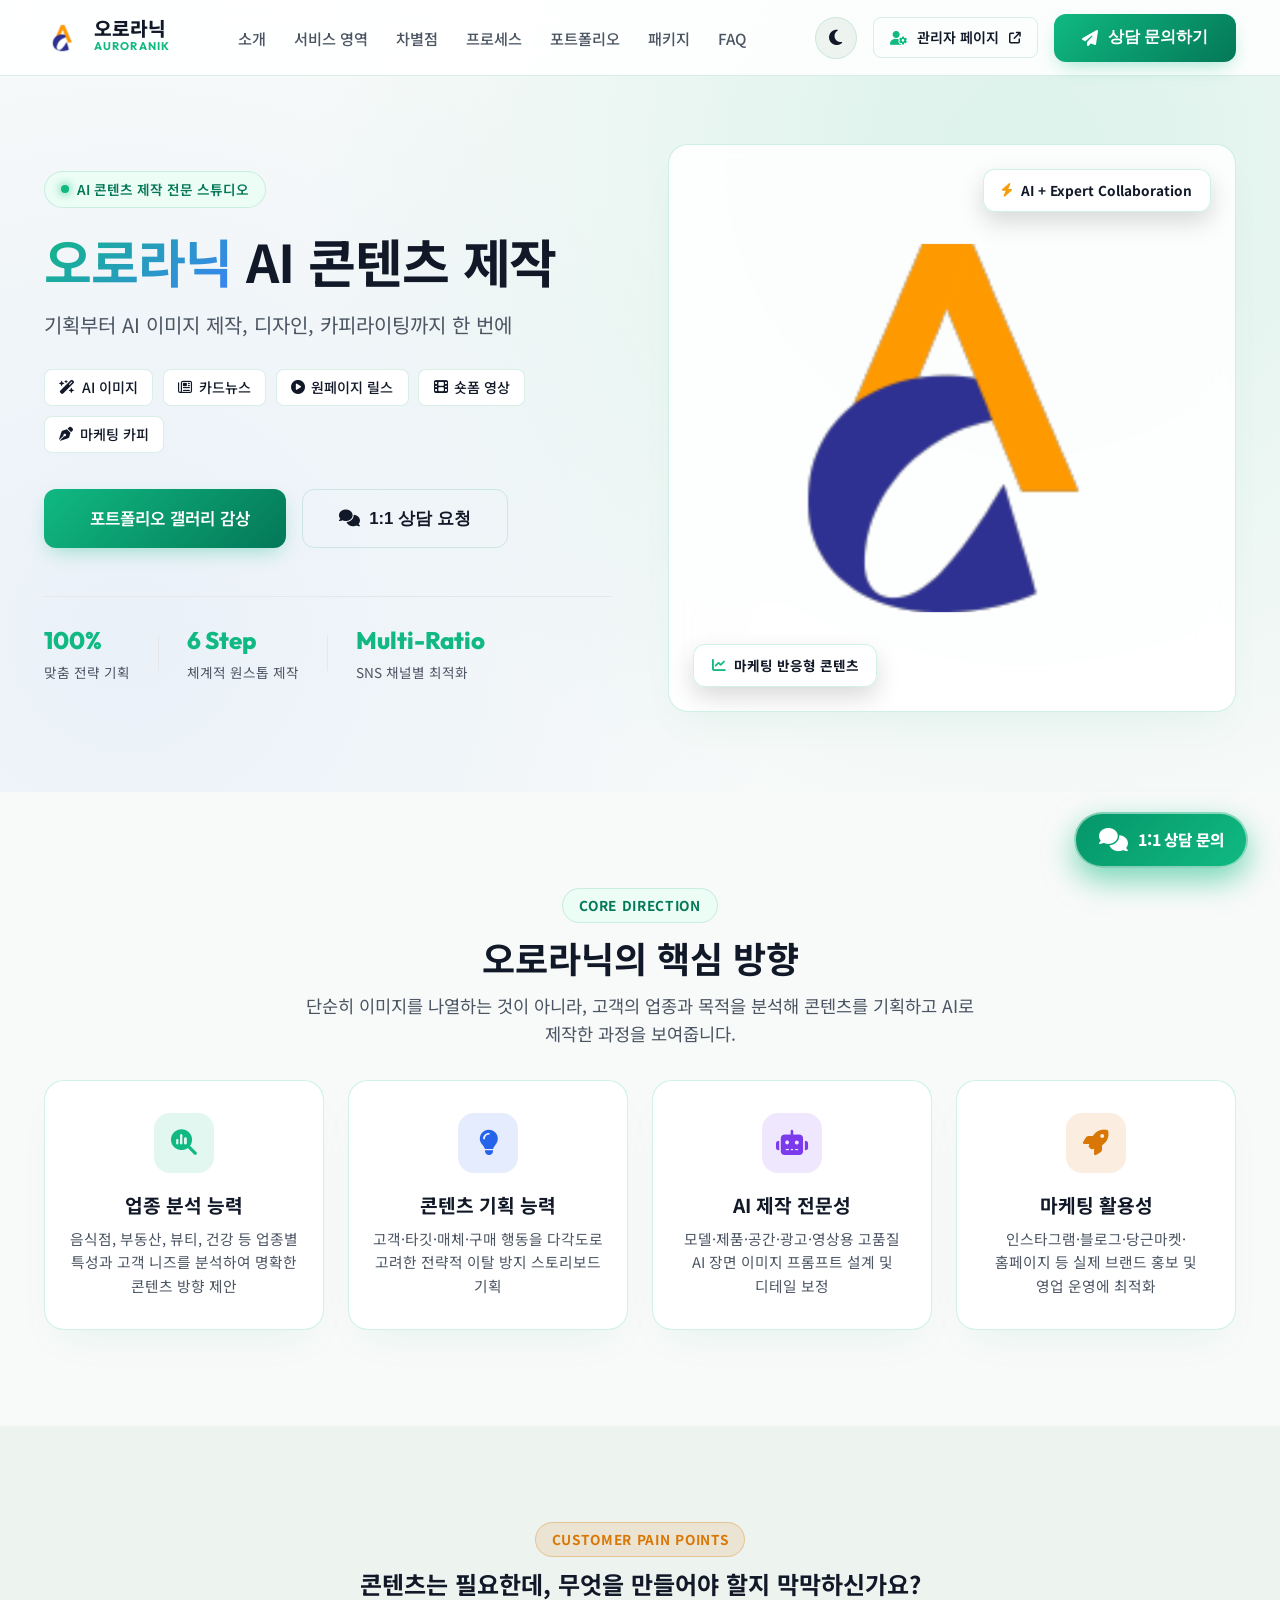
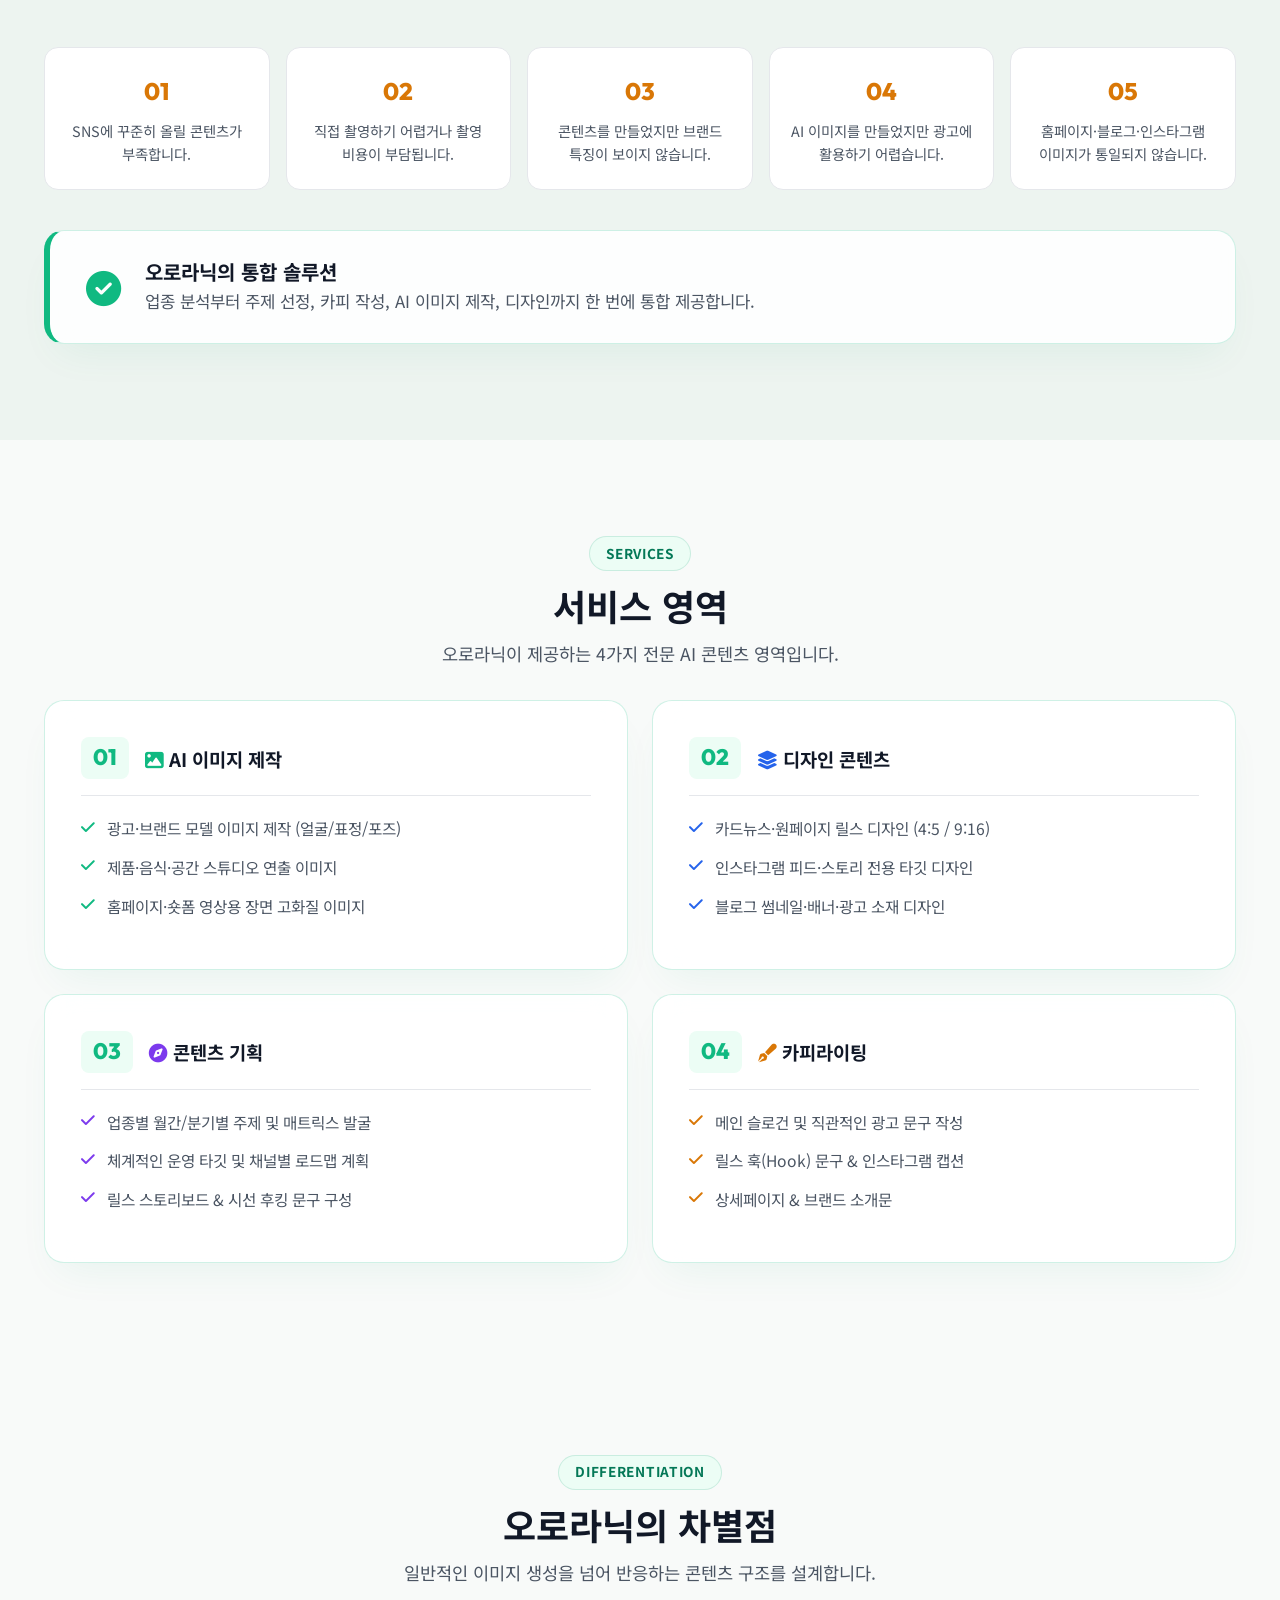
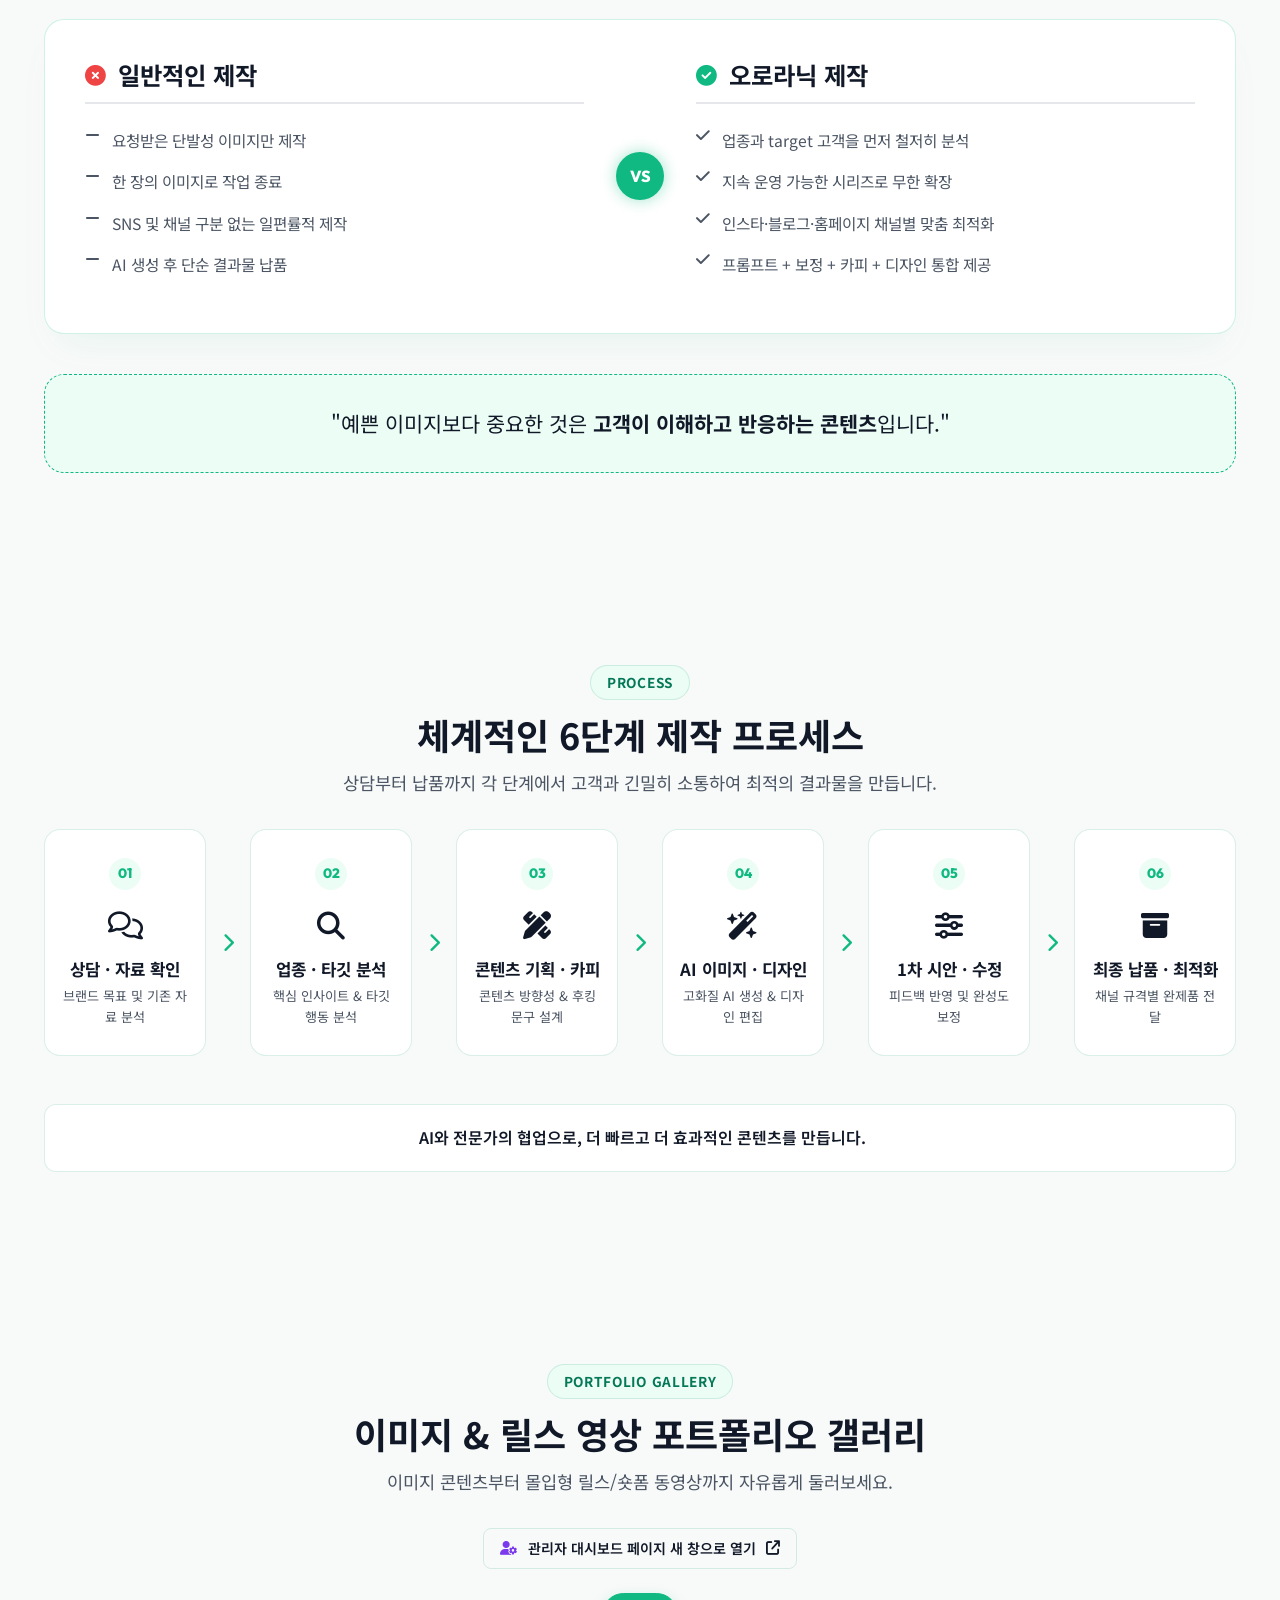
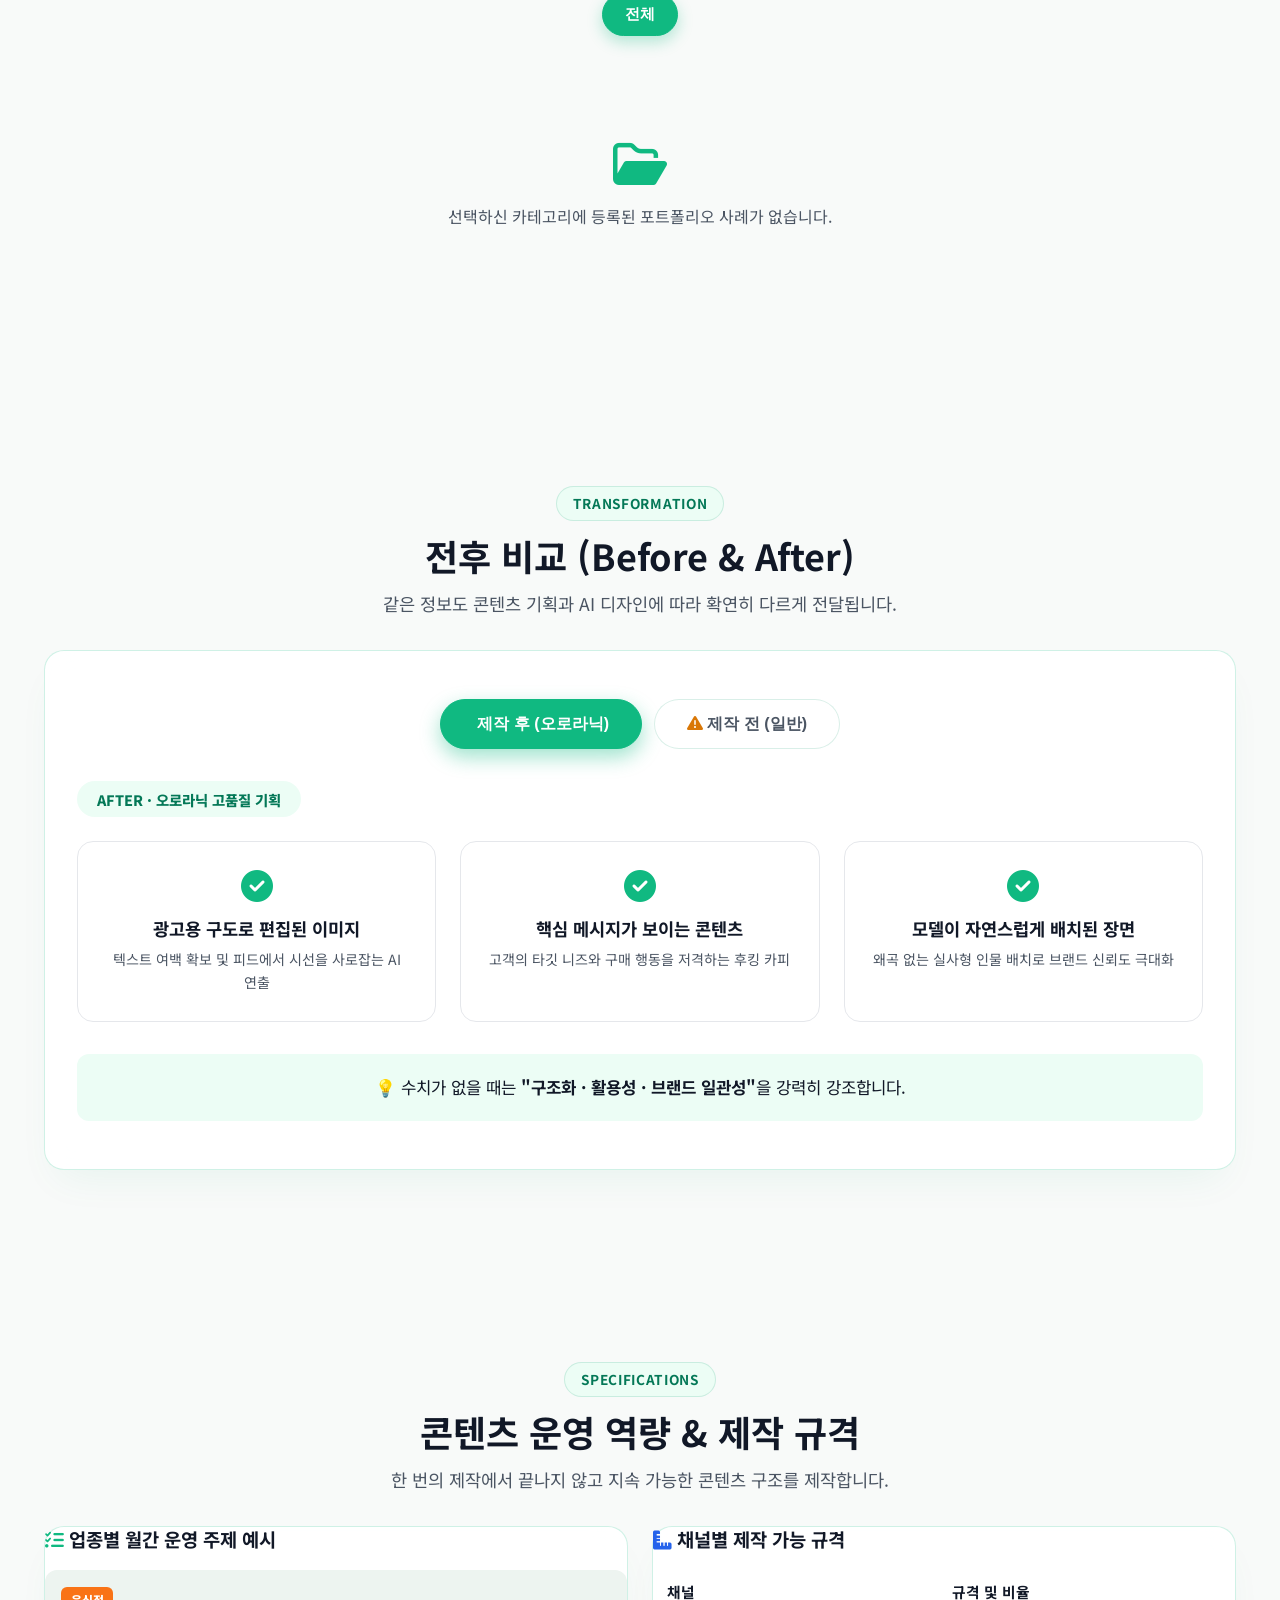
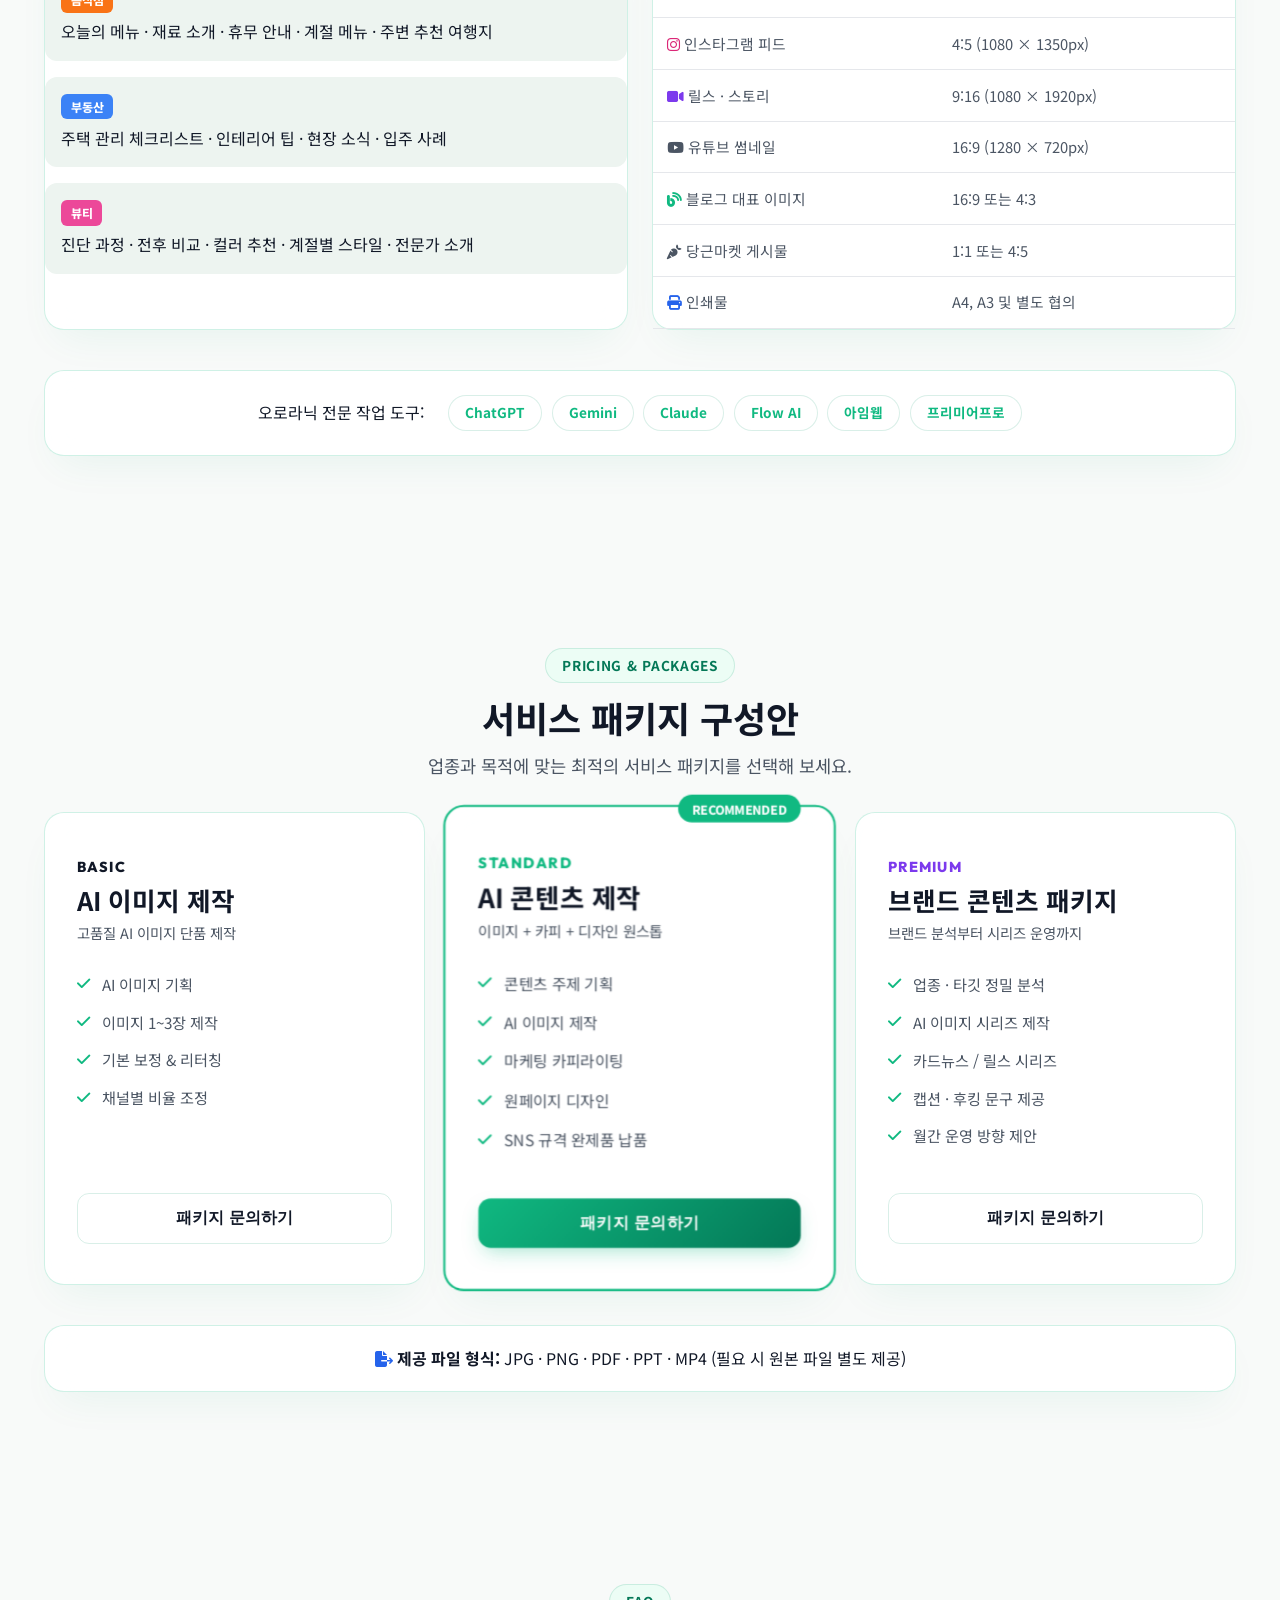
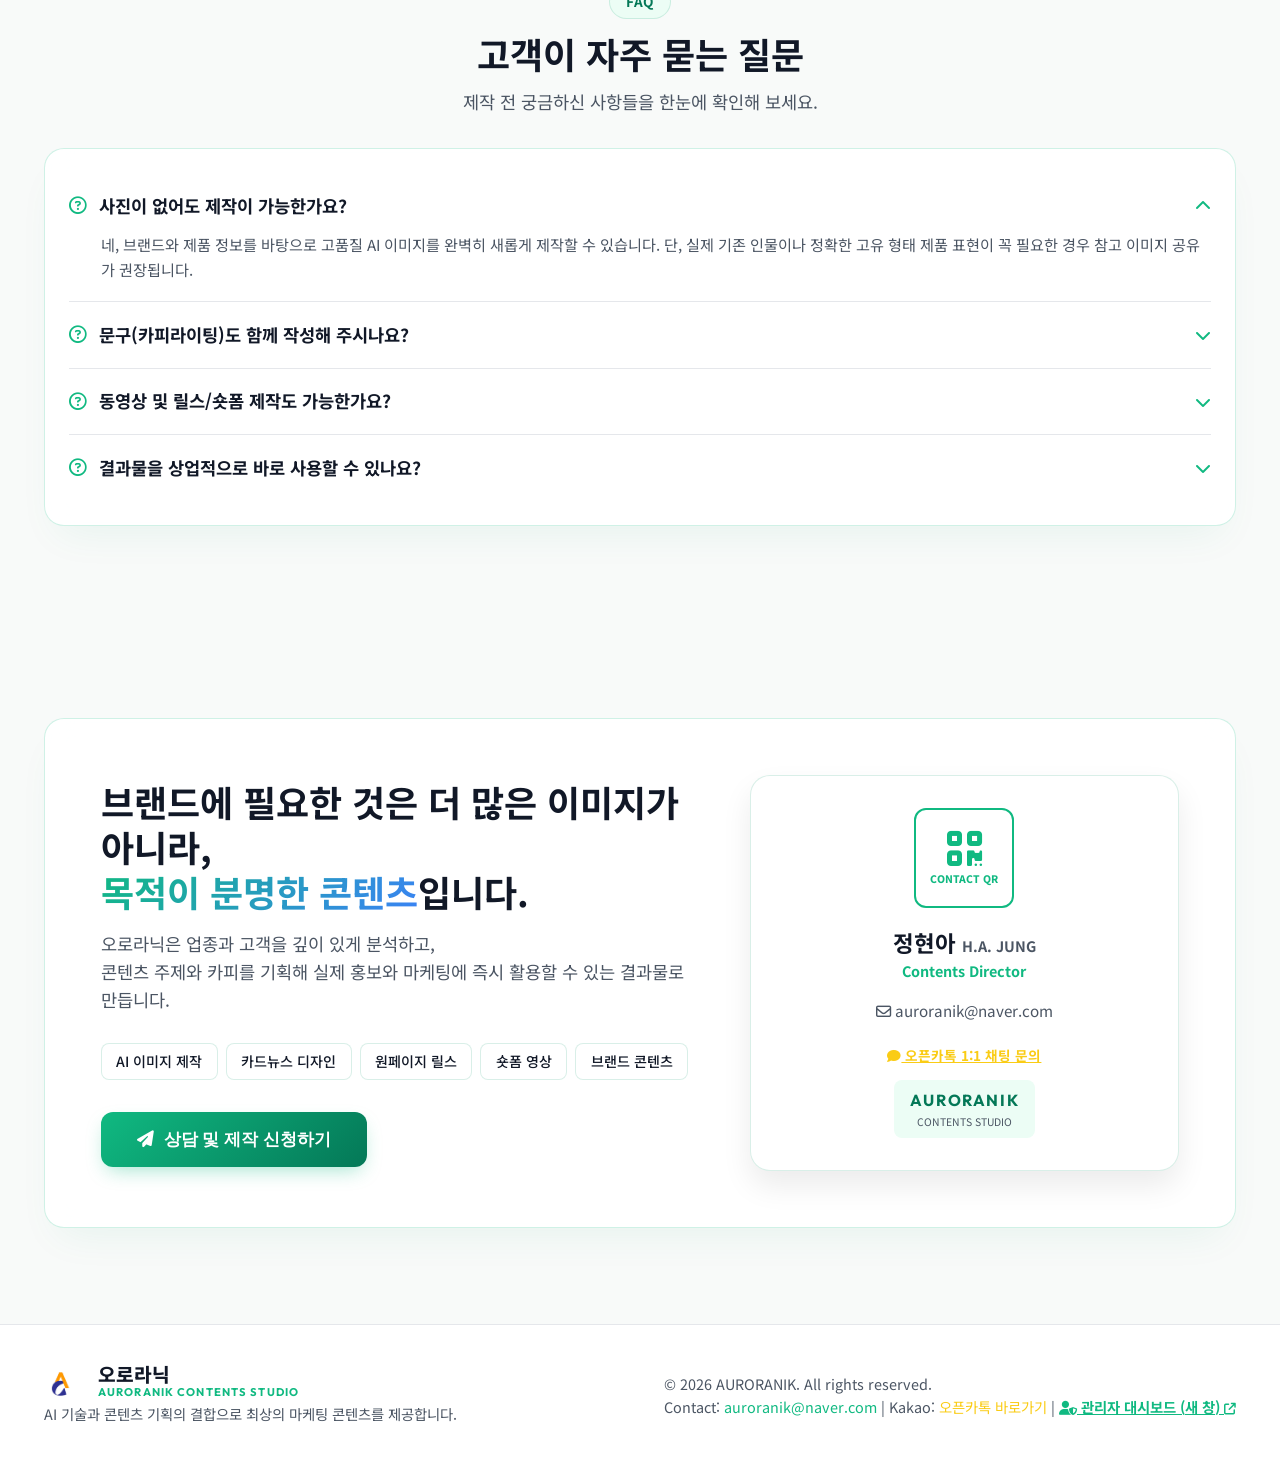
<file: index.html>
<!DOCTYPE html>
<html lang="ko">
<head>
  <meta charset="UTF-8">
  <meta name="viewport" content="width=device-width, initial-scale=1.0">
  <title>오로라닉 (AURORANIK) - AI 콘텐츠 제작 스튜디오</title>
  <meta name="description" content="기획부터 AI 이미지 제작, 디자인, 카피라이팅까지 한 번에! 오로라닉 AI 콘텐츠 제작 스튜디오">
  
  <!-- FAVICON (AURORANIK LOGO) -->
  <link rel="icon" type="image/png" href="https://sorok1234.cafe24.com/auroranik-landing/assets/images/logo.png">
  <link rel="shortcut icon" href="https://sorok1234.cafe24.com/auroranik-landing/assets/images/logo.png">
  <link rel="apple-touch-icon" href="https://sorok1234.cafe24.com/auroranik-landing/assets/images/logo.png">

  <!-- OPEN GRAPH & LINK SHARE META TAGS (MAIN_01.PNG) -->
  <meta property="og:title" content="오로라닉 (AURORANIK) - AI 콘텐츠 제작 스튜디오">
  <meta property="og:description" content="업종 분석, AI 이미지 제작, 카드뉴스, 원페이지 릴스, 브랜드 콘텐츠 맞춤 기획">
  <meta property="og:type" content="website">
  <meta property="og:image" content="https://sorok1234.cafe24.com/auroranik-landing/assets/images/main_01.png">
  <meta property="og:image:width" content="1200">
  <meta property="og:image:height" content="630">
  
  <!-- TWITTER CARD META TAGS -->
  <meta name="twitter:card" content="summary_large_image">
  <meta name="twitter:title" content="오로라닉 (AURORANIK) - AI 콘텐츠 제작 스튜디오">
  <meta name="twitter:description" content="기획부터 AI 이미지 제작, 디자인, 카피라이팅까지 한 번에! 오로라닉">
  <meta name="twitter:image" content="https://sorok1234.cafe24.com/auroranik-landing/assets/images/main_01.png">

  <!-- Google Fonts -->
  <link rel="preconnect" href="https://fonts.googleapis.com">
  <link rel="preconnect" href="https://fonts.gstatic.com" crossorigin>
  <link href="https://fonts.googleapis.com/css2?family=Noto+Sans+KR:wght@300;400;500;600;700;800;900&family=Outfit:wght@400;600;700;800&display=swap" rel="stylesheet">
  
  <!-- FontAwesome Icons -->
  <link rel="stylesheet" href="https://cdnjs.cloudflare.com/ajax/libs/font-awesome/6.4.0/css/all.min.css">
  
  <link rel="stylesheet" href="style.css">
</head>
<body class="light-theme">

  <!-- ALWAYS VISIBLE FLOATING CONTACT WIDGET (RIGHT BOTTOM) -->
  <div class="floating-contact-widget open-contact-modal" id="floatingContactWidget" title="오로라닉 AI 콘텐츠 1:1 상담 문의">
    <div class="floating-icon-circle">
      <i class="fa-solid fa-comments"></i>
    </div>
    <span class="floating-text">1:1 상담 문의</span>
  </div>

  <!-- Navigation Header -->
  <header class="navbar">
    <div class="nav-container">
      <a href="#" class="logo">
        <div class="logo-img-wrapper">
          <img src="https://sorok1234.cafe24.com/auroranik-landing/assets/images/logo.png" 
               onerror="this.src='assets/images/logo.png'" 
               alt="오로라닉 심볼 로고" 
               class="nav-logo-img">
        </div>
        <div class="logo-text">
          <span class="brand-ko">오로라닉</span>
          <span class="brand-en">AURORANIK</span>
        </div>
      </a>

      <nav class="nav-menu">
        <a href="#about" class="nav-link">소개</a>
        <a href="#services" class="nav-link">서비스 영역</a>
        <a href="#differentiation" class="nav-link">차별점</a>
        <a href="#process" class="nav-link">프로세스</a>
        <a href="#portfolio" class="nav-link">포트폴리오</a>
        <a href="#packages" class="nav-link">패키지</a>
        <a href="#faq" class="nav-link">FAQ</a>
      </nav>

      <div class="nav-actions">
        <button class="theme-toggle-btn" id="themeToggle" aria-label="다크/라이트 모드 전환">
          <i class="fa-solid fa-moon"></i>
        </button>

        <a href="admin.html" target="_blank" rel="noopener noreferrer" class="btn btn-outline btn-sm" title="관리자 전용 대시보드 (새 창으로 열기)">
          <i class="fa-solid fa-user-gear text-emerald"></i> 관리자 페이지 <i class="fa-solid fa-arrow-up-right-from-square" style="font-size:0.75rem;"></i>
        </a>

        <button class="btn btn-primary open-contact-modal">
          <i class="fa-solid fa-paper-plane"></i> 상담 문의하기
        </button>
      </div>

      <button class="mobile-menu-btn" id="mobileMenuBtn" aria-label="메뉴 열기">
        <i class="fa-solid fa-bars"></i>
      </button>
    </div>
  </header>

  <main>
    <!-- HERO SECTION -->
    <section class="hero-section">
      <div class="hero-container">
        <div class="hero-content">
          <div class="badge-pill">
            <span class="badge-dot"></span> AI 콘텐츠 제작 전문 스튜디오
          </div>
          <h1 class="hero-title">
            <span class="gradient-text">오로라닉</span> AI 콘텐츠 제작
          </h1>
          <p class="hero-subtitle">
            기획부터 AI 이미지 제작, 디자인, 카피라이팅까지 한 번에
          </p>
          <div class="tag-cloud">
            <span class="tag"><i class="fa-solid fa-wand-magic-sparkles"></i> AI 이미지</span>
            <span class="tag"><i class="fa-regular fa-newspaper"></i> 카드뉴스</span>
            <span class="tag"><i class="fa-solid fa-circle-play"></i> 원페이지 릴스</span>
            <span class="tag"><i class="fa-solid fa-film"></i> 숏폼 영상</span>
            <span class="tag"><i class="fa-solid fa-pen-nib"></i> 마케팅 카피</span>
          </div>

          <div class="hero-buttons">
            <a href="#portfolio" class="btn btn-emerald btn-lg">
              <i class="fa-solid fa-grid-2"></i> 포트폴리오 갤러리 감상
            </a>
            <button class="btn btn-outline btn-lg open-contact-modal">
              <i class="fa-solid fa-comments"></i> 1:1 상담 요청
            </button>
          </div>

          <div class="hero-metrics">
            <div class="metric-item">
              <span class="metric-num">100%</span>
              <span class="metric-label">맞춤 전략 기획</span>
            </div>
            <div class="metric-divider"></div>
            <div class="metric-item">
              <span class="metric-num">6 Step</span>
              <span class="metric-label">체계적 원스톱 제작</span>
            </div>
            <div class="metric-divider"></div>
            <div class="metric-item">
              <span class="metric-num">Multi-Ratio</span>
              <span class="metric-label">SNS 채널별 최적화</span>
            </div>
          </div>
        </div>

        <div class="hero-visual">
          <div class="hero-image-card glass-card">
            <img src="https://sorok1234.cafe24.com/auroranik-landing/assets/images/hero_workspace.jpg" onerror="this.src='assets/images/hero_workspace.jpg'" alt="오로라닉 AI 콘텐츠 제작 스튜디오" class="hero-img">
            <div class="floating-badge badge-top-right">
              <i class="fa-solid fa-bolt text-gold"></i> AI + Expert Collaboration
            </div>
            <div class="floating-badge badge-bottom-left">
              <i class="fa-solid fa-chart-line text-emerald"></i> 마케팅 반응형 콘텐츠
            </div>
          </div>
        </div>
      </div>
    </section>

    <!-- CORE DIRECTION SECTION -->
    <section class="section section-core-direction" id="about">
      <div class="container">
        <div class="section-header text-center">
          <span class="section-badge">CORE DIRECTION</span>
          <h2 class="section-title">오로라닉의 핵심 방향</h2>
          <p class="section-desc">
            단순히 이미지를 나열하는 것이 아니라, 고객의 업종과 목적을 분석해 콘텐츠를 기획하고 AI로 제작한 과정을 보여줍니다.
          </p>
        </div>

        <div class="grid grid-4">
          <div class="card direction-card glass-card hover-lift">
            <div class="card-icon icon-emerald">
              <i class="fa-solid fa-magnifying-glass-chart"></i>
            </div>
            <h3>업종 분석 능력</h3>
            <p>음식점, 부동산, 뷰티, 건강 등 업종별 특성과 고객 니즈를 분석하여 명확한 콘텐츠 방향 제안</p>
          </div>

          <div class="card direction-card glass-card hover-lift">
            <div class="card-icon icon-blue">
              <i class="fa-solid fa-lightbulb"></i>
            </div>
            <h3>콘텐츠 기획 능력</h3>
            <p>고객·타깃·매체·구매 행동을 다각도로 고려한 전략적 이탈 방지 스토리보드 기획</p>
          </div>

          <div class="card direction-card glass-card hover-lift">
            <div class="card-icon icon-purple">
              <i class="fa-solid fa-robot"></i>
            </div>
            <h3>AI 제작 전문성</h3>
            <p>모델·제품·공간·광고·영상용 고품질 AI 장면 이미지 프롬프트 설계 및 디테일 보정</p>
          </div>

          <div class="card direction-card glass-card hover-lift">
            <div class="card-icon icon-amber">
              <i class="fa-solid fa-rocket"></i>
            </div>
            <h3>마케팅 활용성</h3>
            <p>인스타그램·블로그·당근마켓·홈페이지 등 실제 브랜드 홍보 및 영업 운영에 최적화</p>
          </div>
        </div>
      </div>
    </section>

    <!-- PAIN POINTS SECTION -->
    <section class="section section-pain-points">
      <div class="container">
        <div class="pain-header">
          <span class="section-badge badge-warning">CUSTOMER PAIN POINTS</span>
          <h2>콘텐츠는 필요한데, 무엇을 만들어야 할지 막막하신가요?</h2>
        </div>

        <div class="pain-grid">
          <div class="pain-card">
            <div class="pain-num">01</div>
            <p>SNS에 꾸준히 올릴 콘텐츠가 부족합니다.</p>
          </div>
          <div class="pain-card">
            <div class="pain-num">02</div>
            <p>직접 촬영하기 어렵거나 촬영 비용이 부담됩니다.</p>
          </div>
          <div class="pain-card">
            <div class="pain-num">03</div>
            <p>콘텐츠를 만들었지만 브랜드 특징이 보이지 않습니다.</p>
          </div>
          <div class="pain-card">
            <div class="pain-num">04</div>
            <p>AI 이미지를 만들었지만 광고에 활용하기 어렵습니다.</p>
          </div>
          <div class="pain-card">
            <div class="pain-num">05</div>
            <p>홈페이지·블로그·인스타그램 이미지가 통일되지 않습니다.</p>
          </div>
        </div>

        <div class="solution-banner glass-card">
          <div class="solution-icon">
            <i class="fa-solid fa-circle-check"></i>
          </div>
          <div class="solution-text">
            <h3>오로라닉의 통합 솔루션</h3>
            <p>업종 분석부터 주제 선정, 카피 작성, AI 이미지 제작, 디자인까지 한 번에 통합 제공합니다.</p>
          </div>
        </div>
      </div>
    </section>

    <!-- SERVICE SCOPE SECTION -->
    <section class="section section-services" id="services">
      <div class="container">
        <div class="section-header text-center">
          <span class="section-badge">SERVICES</span>
          <h2 class="section-title">서비스 영역</h2>
          <p class="section-desc">오로라닉이 제공하는 4가지 전문 AI 콘텐츠 영역입니다.</p>
        </div>

        <div class="grid grid-2">
          <div class="service-box glass-card">
            <div class="service-box-header">
              <span class="service-num">01</span>
              <h3><i class="fa-solid fa-image text-emerald"></i> AI 이미지 제작</h3>
            </div>
            <ul class="service-list">
              <li><i class="fa-solid fa-check text-emerald"></i> 광고·브랜드 모델 이미지 제작 (얼굴/표정/포즈)</li>
              <li><i class="fa-solid fa-check text-emerald"></i> 제품·음식·공간 스튜디오 연출 이미지</li>
              <li><i class="fa-solid fa-check text-emerald"></i> 홈페이지·숏폼 영상용 장면 고화질 이미지</li>
            </ul>
          </div>

          <div class="service-box glass-card">
            <div class="service-box-header">
              <span class="service-num">02</span>
              <h3><i class="fa-solid fa-layer-group text-blue"></i> 디자인 콘텐츠</h3>
            </div>
            <ul class="service-list">
              <li><i class="fa-solid fa-check text-blue"></i> 카드뉴스·원페이지 릴스 디자인 (4:5 / 9:16)</li>
              <li><i class="fa-solid fa-check text-blue"></i> 인스타그램 피드·스토리 전용 타깃 디자인</li>
              <li><i class="fa-solid fa-check text-blue"></i> 블로그 썸네일·배너·광고 소재 디자인</li>
            </ul>
          </div>

          <div class="service-box glass-card">
            <div class="service-box-header">
              <span class="service-num">03</span>
              <h3><i class="fa-solid fa-compass text-purple"></i> 콘텐츠 기획</h3>
            </div>
            <ul class="service-list">
              <li><i class="fa-solid fa-check text-purple"></i> 업종별 월간/분기별 주제 및 매트릭스 발굴</li>
              <li><i class="fa-solid fa-check text-purple"></i> 체계적인 운영 타깃 및 채널별 로드맵 계획</li>
              <li><i class="fa-solid fa-check text-purple"></i> 릴스 스토리보드 & 시선 후킹 문구 구성</li>
            </ul>
          </div>

          <div class="service-box glass-card">
            <div class="service-box-header">
              <span class="service-num">04</span>
              <h3><i class="fa-solid fa-pen-fancy text-amber"></i> 카피라이팅</h3>
            </div>
            <ul class="service-list">
              <li><i class="fa-solid fa-check text-amber"></i> 메인 슬로건 및 직관적인 광고 문구 작성</li>
              <li><i class="fa-solid fa-check text-amber"></i> 릴스 훅(Hook) 문구 & 인스타그램 캡션</li>
              <li><i class="fa-solid fa-check text-amber"></i> 상세페이지 & 브랜드 소개문</li>
            </ul>
          </div>
        </div>
      </div>
    </section>

    <!-- DIFFERENTIATION SECTION -->
    <section class="section section-diff" id="differentiation">
      <div class="container">
        <div class="section-header text-center">
          <span class="section-badge">DIFFERENTIATION</span>
          <h2 class="section-title">오로라닉의 차별점</h2>
          <p class="section-desc">일반적인 이미지 생성을 넘어 반응하는 콘텐츠 구조를 설계합니다.</p>
        </div>

        <div class="diff-comparison-table glass-card">
          <div class="diff-col diff-general">
            <div class="diff-col-header">
              <i class="fa-solid fa-circle-xmark text-danger"></i>
              <h3>일반적인 제작</h3>
            </div>
            <ul class="diff-list">
              <li><i class="fa-solid fa-minus"></i> 요청받은 단발성 이미지만 제작</li>
              <li><i class="fa-solid fa-minus"></i> 한 장의 이미지로 작업 종료</li>
              <li><i class="fa-solid fa-minus"></i> SNS 및 채널 구분 없는 일편률적 제작</li>
              <li><i class="fa-solid fa-minus"></i> AI 생성 후 단순 결과물 납품</li>
            </ul>
          </div>

          <div class="diff-vs-badge">VS</div>

          <div class="diff-col diff-auroranik">
            <div class="diff-col-header">
              <i class="fa-solid fa-circle-check text-emerald"></i>
              <h3>오로라닉 제작</h3>
            </div>
            <ul class="diff-list">
              <li><i class="fa-solid fa-check"></i> 업종과 target 고객을 먼저 철저히 분석</li>
              <li><i class="fa-solid fa-check"></i> 지속 운영 가능한 시리즈로 무한 확장</li>
              <li><i class="fa-solid fa-check"></i> 인스타·블로그·홈페이지 채널별 맞춤 최적화</li>
              <li><i class="fa-solid fa-check"></i> 프롬프트 + 보정 + 카피 + 디자인 통합 제공</li>
            </ul>
          </div>
        </div>

        <div class="quote-card text-center">
          <blockquote class="quote-text">
            "예쁜 이미지보다 중요한 것은 <strong>고객이 이해하고 반응하는 콘텐츠</strong>입니다."
          </blockquote>
        </div>
      </div>
    </section>

    <!-- 6-STEP PROCESS SECTION -->
    <section class="section section-process" id="process">
      <div class="container">
        <div class="section-header text-center">
          <span class="section-badge">PROCESS</span>
          <h2 class="section-title">체계적인 6단계 제작 프로세스</h2>
          <p class="section-desc">상담부터 납품까지 각 단계에서 고객과 긴밀히 소통하여 최적의 결과물을 만듭니다.</p>
        </div>

        <div class="process-steps">
          <div class="process-step">
            <div class="step-circle">01</div>
            <div class="step-icon"><i class="fa-regular fa-comments"></i></div>
            <h4>상담 · 자료 확인</h4>
            <p>브랜드 목표 및 기존 자료 분석</p>
          </div>
          <div class="process-arrow"><i class="fa-solid fa-chevron-right"></i></div>

          <div class="process-step">
            <div class="step-circle">02</div>
            <div class="step-icon"><i class="fa-solid fa-magnifying-glass"></i></div>
            <h4>업종 · 타깃 분석</h4>
            <p>핵심 인사이트 & 타깃 행동 분석</p>
          </div>
          <div class="process-arrow"><i class="fa-solid fa-chevron-right"></i></div>

          <div class="process-step">
            <div class="step-circle">03</div>
            <div class="step-icon"><i class="fa-solid fa-pen-ruler"></i></div>
            <h4>콘텐츠 기획 · 카피</h4>
            <p>콘텐츠 방향성 & 후킹 문구 설계</p>
          </div>
          <div class="process-arrow"><i class="fa-solid fa-chevron-right"></i></div>

          <div class="process-step">
            <div class="step-circle">04</div>
            <div class="step-icon"><i class="fa-solid fa-wand-magic-sparkles"></i></div>
            <h4>AI 이미지 · 디자인</h4>
            <p>고화질 AI 생성 & 디자인 편집</p>
          </div>
          <div class="process-arrow"><i class="fa-solid fa-chevron-right"></i></div>

          <div class="process-step">
            <div class="step-circle">05</div>
            <div class="step-icon"><i class="fa-solid fa-sliders"></i></div>
            <h4>1차 시안 · 수정</h4>
            <p>피드백 반영 및 완성도 보정</p>
          </div>
          <div class="process-arrow"><i class="fa-solid fa-chevron-right"></i></div>

          <div class="process-step">
            <div class="step-circle">06</div>
            <div class="step-icon"><i class="fa-solid fa-box-archive"></i></div>
            <h4>최종 납품 · 최적화</h4>
            <p>채널 규격별 완제품 전달</p>
          </div>
        </div>

        <div class="process-footer-banner">
          <span><i class="fa-solid fa-sparkles text-gold"></i> AI와 전문가의 협업으로, 더 빠르고 더 효과적인 콘텐츠를 만듭니다.</span>
        </div>
      </div>
    </section>

    <!-- PORTFOLIO GALLERY SECTION -->
    <section class="section section-portfolio" id="portfolio">
      <div class="container">
        <div class="section-header text-center">
          <span class="section-badge">PORTFOLIO GALLERY</span>
          <h2 class="section-title">이미지 & 릴스 영상 포트폴리오 갤러리</h2>
          <p class="section-desc">이미지 콘텐츠부터 몰입형 릴스/숏폼 동영상까지 자유롭게 둘러보세요.</p>
          
          <div class="portfolio-admin-bar">
            <a href="admin.html" target="_blank" rel="noopener noreferrer" class="btn btn-outline btn-sm">
              <i class="fa-solid fa-user-gear text-purple"></i> 관리자 대시보드 페이지 새 창으로 열기 <i class="fa-solid fa-arrow-up-right-from-square"></i>
            </a>
          </div>
        </div>

        <!-- CATEGORY FILTER MENU -->
        <div class="category-filter-bar" id="portfolioCategoryMenu">
          <!-- Rendered dynamically by main.js -->
        </div>

        <!-- PORTFOLIO GALLERY GRID -->
        <div class="portfolio-gallery-grid" id="portfolioGalleryGrid">
          <!-- Rendered dynamically by main.js -->
        </div>
      </div>
    </section>

    <!-- BEFORE & AFTER SECTION -->
    <section class="section section-before-after">
      <div class="container">
        <div class="section-header text-center">
          <span class="section-badge">TRANSFORMATION</span>
          <h2 class="section-title">전후 비교 (Before & After)</h2>
          <p class="section-desc">같은 정보도 콘텐츠 기획과 AI 디자인에 따라 확연히 다르게 전달됩니다.</p>
        </div>

        <div class="ba-container glass-card">
          <div class="ba-toggle-wrapper text-center">
            <button class="ba-toggle-btn active" id="showAfterBtn">
              <i class="fa-solid fa-sparkles text-emerald"></i> 제작 후 (오로라닉)
            </button>
            <button class="ba-toggle-btn" id="showBeforeBtn">
              <i class="fa-solid fa-triangle-exclamation text-amber"></i> 제작 전 (일반)
            </button>
          </div>

          <div class="ba-content-wrapper" id="baContent">
            <div class="ba-view ba-after-view">
              <div class="ba-badge badge-after">AFTER · 오로라닉 고품질 기획</div>
              <div class="grid grid-3">
                <div class="ba-item-card">
                  <i class="fa-solid fa-circle-check text-emerald"></i>
                  <h4>광고용 구도로 편집된 이미지</h4>
                  <p>텍스트 여백 확보 및 피드에서 시선을 사로잡는 AI 연출</p>
                </div>
                <div class="ba-item-card">
                  <i class="fa-solid fa-circle-check text-emerald"></i>
                  <h4>핵심 메시지가 보이는 콘텐츠</h4>
                  <p>고객의 타깃 니즈와 구매 행동을 저격하는 후킹 카피</p>
                </div>
                <div class="ba-item-card">
                  <i class="fa-solid fa-circle-check text-emerald"></i>
                  <h4>모델이 자연스럽게 배치된 장면</h4>
                  <p>왜곡 없는 실사형 인물 배치로 브랜드 신뢰도 극대화</p>
                </div>
              </div>
            </div>

            <div class="ba-view ba-before-view hidden">
              <div class="ba-badge badge-before">BEFORE · 일반적인 포스팅</div>
              <div class="grid grid-3">
                <div class="ba-item-card">
                  <i class="fa-solid fa-circle-xmark text-danger"></i>
                  <h4>일반적인 메뉴/제품 사진</h4>
                  <p>구도와 조명이 조절되지 않고 평범해 클릭을 유도하지 못함</p>
                </div>
                <div class="ba-item-card">
                  <i class="fa-solid fa-circle-xmark text-danger"></i>
                  <h4>정리되지 않은 홍보글</h4>
                  <p>텍스트가 작고 복잡하여 읽기 전에 이탈하는 카드뉴스</p>
                </div>
                <div class="ba-item-card">
                  <i class="fa-solid fa-circle-xmark text-danger"></i>
                  <h4>인물이 없거나 어색한 AI 이미지</h4>
                  <p>목적이 불분명하고 브랜드 컨셉과 어우러지지 않음</p>
                </div>
              </div>
            </div>
          </div>

          <div class="ba-summary-banner text-center">
            <span>💡 수치가 없을 때는 <strong>"구조화 · 활용성 · 브랜드 일관성"</strong>을 강력히 강조합니다.</span>
          </div>
        </div>
      </div>
    </section>

    <!-- SPECS & CHANNELS MATRIX -->
    <section class="section section-specs">
      <div class="container">
        <div class="section-header text-center">
          <span class="section-badge">SPECIFICATIONS</span>
          <h2 class="section-title">콘텐츠 운영 역량 & 제작 규격</h2>
          <p class="section-desc">한 번의 제작에서 끝나지 않고 지속 가능한 콘텐츠 구조를 제작합니다.</p>
        </div>

        <div class="grid grid-2">
          <div class="glass-card">
            <h3><i class="fa-solid fa-list-check text-emerald"></i> 업종별 월간 운영 주제 예시</h3>
            <div class="industry-examples">
              <div class="ind-box">
                <span class="ind-tag tag-food">음식점</span>
                <p>오늘의 메뉴 · 재료 소개 · 휴무 안내 · 계절 메뉴 · 주변 추천 여행지</p>
              </div>
              <div class="ind-box">
                <span class="ind-tag tag-estate">부동산</span>
                <p>주택 관리 체크리스트 · 인테리어 팁 · 현장 소식 · 입주 사례</p>
              </div>
              <div class="ind-box">
                <span class="ind-tag tag-beauty">뷰티</span>
                <p>진단 과정 · 전후 비교 · 컬러 추천 · 계절별 스타일 · 전문가 소개</p>
              </div>
            </div>
          </div>

          <div class="glass-card">
            <h3><i class="fa-solid fa-ruler-combined text-blue"></i> 채널별 제작 가능 규격</h3>
            <div class="table-responsive">
              <table class="spec-table">
                <thead>
                  <tr>
                    <th>채널</th>
                    <th>규격 및 비율</th>
                  </tr>
                </thead>
                <tbody>
                  <tr>
                    <td><i class="fa-brands fa-instagram text-pink"></i> 인스타그램 피드</td>
                    <td>4:5 (1080 × 1350px)</td>
                  </tr>
                  <tr>
                    <td><i class="fa-solid fa-video text-purple"></i> 릴스 · 스토리</td>
                    <td>9:16 (1080 × 1920px)</td>
                  </tr>
                  <tr>
                    <td><i class="fa-brands fa-youtube text-red"></i> 유튜브 썸네일</td>
                    <td>16:9 (1280 × 720px)</td>
                  </tr>
                  <tr>
                    <td><i class="fa-solid fa-blog text-emerald"></i> 블로그 대표 이미지</td>
                    <td>16:9 또는 4:3</td>
                  </tr>
                  <tr>
                    <td><i class="fa-solid fa-carrot text-orange"></i> 당근마켓 게시물</td>
                    <td>1:1 또는 4:5</td>
                  </tr>
                  <tr>
                    <td><i class="fa-solid fa-print text-blue"></i> 인쇄물</td>
                    <td>A4, A3 및 별도 협의</td>
                  </tr>
                </tbody>
              </table>
            </div>
          </div>
        </div>

        <div class="tools-bar glass-card text-center">
          <span class="tools-label">오로라닉 전문 작업 도구:</span>
          <div class="tool-tags">
            <span class="tool-badge">ChatGPT</span>
            <span class="tool-badge">Gemini</span>
            <span class="tool-badge">Claude</span>
            <span class="tool-badge">Flow AI</span>
            <span class="tool-badge">아임웹</span>
            <span class="tool-badge">프리미어프로</span>
          </div>
        </div>
      </div>
    </section>

    <!-- SERVICE PACKAGES (PRICING) -->
    <section class="section section-packages" id="packages">
      <div class="container">
        <div class="section-header text-center">
          <span class="section-badge">PRICING & PACKAGES</span>
          <h2 class="section-title">서비스 패키지 구성안</h2>
          <p class="section-desc">업종과 목적에 맞는 최적의 서비스 패키지를 선택해 보세요.</p>
        </div>

        <div class="grid grid-3">
          <div class="package-card glass-card">
            <div class="pkg-header">
              <span class="pkg-type">BASIC</span>
              <h3>AI 이미지 제작</h3>
              <p class="pkg-desc">고품질 AI 이미지 단품 제작</p>
            </div>
            <ul class="pkg-features">
              <li><i class="fa-solid fa-check text-emerald"></i> AI 이미지 기획</li>
              <li><i class="fa-solid fa-check text-emerald"></i> 이미지 1~3장 제작</li>
              <li><i class="fa-solid fa-check text-emerald"></i> 기본 보정 & 리터칭</li>
              <li><i class="fa-solid fa-check text-emerald"></i> 채널별 비율 조정</li>
            </ul>
            <button class="btn btn-outline btn-full open-contact-modal" data-package="BASIC AI 이미지 제작">
              패키지 문의하기
            </button>
          </div>

          <div class="package-card glass-card pkg-featured">
            <div class="popular-ribbon">RECOMMENDED</div>
            <div class="pkg-header">
              <span class="pkg-type text-emerald">STANDARD</span>
              <h3>AI 콘텐츠 제작</h3>
              <p class="pkg-desc">이미지 + 카피 + 디자인 원스톱</p>
            </div>
            <ul class="pkg-features">
              <li><i class="fa-solid fa-check text-emerald"></i> 콘텐츠 주제 기획</li>
              <li><i class="fa-solid fa-check text-emerald"></i> AI 이미지 제작</li>
              <li><i class="fa-solid fa-check text-emerald"></i> 마케팅 카피라이팅</li>
              <li><i class="fa-solid fa-check text-emerald"></i> 원페이지 디자인</li>
              <li><i class="fa-solid fa-check text-emerald"></i> SNS 규격 완제품 납품</li>
            </ul>
            <button class="btn btn-emerald btn-full open-contact-modal" data-package="STANDARD AI 콘텐츠 제작">
              패키지 문의하기
            </button>
          </div>

          <div class="package-card glass-card">
            <div class="pkg-header">
              <span class="pkg-type text-purple">PREMIUM</span>
              <h3>브랜드 콘텐츠 패키지</h3>
              <p class="pkg-desc">브랜드 분석부터 시리즈 운영까지</p>
            </div>
            <ul class="pkg-features">
              <li><i class="fa-solid fa-check text-emerald"></i> 업종 · 타깃 정밀 분석</li>
              <li><i class="fa-solid fa-check text-emerald"></i> AI 이미지 시리즈 제작</li>
              <li><i class="fa-solid fa-check text-emerald"></i> 카드뉴스 / 릴스 시리즈</li>
              <li><i class="fa-solid fa-check text-emerald"></i> 캡션 · 후킹 문구 제공</li>
              <li><i class="fa-solid fa-check text-emerald"></i> 월간 운영 방향 제안</li>
            </ul>
            <button class="btn btn-outline btn-full open-contact-modal" data-package="PREMIUM 브랜드 콘텐츠 패키지">
              패키지 문의하기
            </button>
          </div>
        </div>

        <div class="file-format-info glass-card text-center">
          <i class="fa-solid fa-file-export text-blue"></i>
          <span><strong>제공 파일 형식:</strong> JPG · PNG · PDF · PPT · MP4 (필요 시 원본 파일 별도 제공)</span>
        </div>
      </div>
    </section>

    <!-- FAQ SECTION -->
    <section class="section section-faq" id="faq">
      <div class="container">
        <div class="section-header text-center">
          <span class="section-badge">FAQ</span>
          <h2 class="section-title">고객이 자주 묻는 질문</h2>
          <p class="section-desc">제작 전 궁금하신 사항들을 한눈에 확인해 보세요.</p>
        </div>

        <div class="faq-accordion glass-card">
          <div class="faq-item active">
            <div class="faq-question">
              <h3><i class="fa-regular fa-circle-question text-emerald"></i> 사진이 없어도 제작이 가능한가요?</h3>
              <span class="faq-icon"><i class="fa-solid fa-chevron-down"></i></span>
            </div>
            <div class="faq-answer">
              <p>네, 브랜드와 제품 정보를 바탕으로 고품질 AI 이미지를 완벽히 새롭게 제작할 수 있습니다. 단, 실제 기존 인물이나 정확한 고유 형태 제품 표현이 꼭 필요한 경우 참고 이미지 공유가 권장됩니다.</p>
            </div>
          </div>

          <div class="faq-item">
            <div class="faq-question">
              <h3><i class="fa-regular fa-circle-question text-emerald"></i> 문구(카피라이팅)도 함께 작성해 주시나요?</h3>
              <span class="faq-icon"><i class="fa-solid fa-chevron-down"></i></span>
            </div>
            <div class="faq-answer">
              <p>네! 메인 제목, 시선 집중 후킹 문구, 카드뉴스 본문, 릴스 자막, 인스타그램 캡션까지 업종과 고객 심리에 맞추어 함께 기획 및 작성해 드립니다.</p>
            </div>
          </div>

          <div class="faq-item">
            <div class="faq-question">
              <h3><i class="fa-regular fa-circle-question text-emerald"></i> 동영상 및 릴스/숏폼 제작도 가능한가요?</h3>
              <span class="faq-icon"><i class="fa-solid fa-chevron-down"></i></span>
            </div>
            <div class="faq-answer">
              <p>네, AI 장면 이미지 생성부터 프리미어프로 기반 자막/음악 편집까지 10~15초 고효율 원페이지 릴스 및 숏폼 영상을 제작해 드립니다.</p>
            </div>
          </div>

          <div class="faq-item">
            <div class="faq-question">
              <h3><i class="fa-regular fa-circle-question text-emerald"></i> 결과물을 상업적으로 바로 사용할 수 있나요?</h3>
              <span class="faq-icon"><i class="fa-solid fa-chevron-down"></i></span>
            </div>
            <div class="faq-answer">
              <p>네, 상업적 사용 권한 및 저작권에 문제없는 정식 상업용 AI 모델, 이미지, 상업용 폰트만을 엄선하여 전달해 드립니다.</p>
            </div>
          </div>
        </div>
      </div>
    </section>

    <!-- FINAL CTA & DIRECTOR CARD -->
    <section class="section section-cta">
      <div class="container">
        <div class="cta-card glass-card">
          <div class="cta-content">
            <h2>
              브랜드에 필요한 것은 더 많은 이미지가 아니라,<br>
              <span class="gradient-text">목적이 분명한 콘텐츠</span>입니다.
            </h2>
            <p>
              오로라닉은 업종과 고객을 깊이 있게 분석하고,<br>
              콘텐츠 주제와 카피를 기획해 실제 홍보와 마케팅에 즉시 활용할 수 있는 결과물로 만듭니다.
            </p>

            <div class="cta-tags">
              <span class="tag">AI 이미지 제작</span>
              <span class="tag">카드뉴스 디자인</span>
              <span class="tag">원페이지 릴스</span>
              <span class="tag">숏폼 영상</span>
              <span class="tag">브랜드 콘텐츠</span>
            </div>

            <button class="btn btn-emerald btn-lg open-contact-modal">
              <i class="fa-solid fa-paper-plane"></i> 상담 및 제작 신청하기
            </button>
          </div>

          <div class="director-card">
            <div class="director-header">
              <div class="qr-mockup">
                <i class="fa-solid fa-qrcode"></i>
                <span>CONTACT QR</span>
              </div>
            </div>
            <div class="director-body">
              <h3 class="director-name">정현아 <span class="en-name">H.A. JUNG</span></h3>
              <span class="director-role">Contents Director</span>
              <div class="director-email">
                <i class="fa-regular fa-envelope"></i> auroranik@naver.com
              </div>
              <div style="margin-bottom:0.75rem;">
                <a href="https://open.kakao.com/o/slXbPiBi" target="_blank" rel="noopener noreferrer" style="color: #facc15; font-size: 0.85rem; font-weight: 700; text-decoration: underline;">
                  <i class="fa-solid fa-comment"></i> 오픈카톡 1:1 채팅 문의
                </a>
              </div>
              <div class="studio-logo-badge">
                <strong>AURORANIK</strong>
                <span>CONTENTS STUDIO</span>
              </div>
            </div>
          </div>
        </div>
      </div>
    </section>
  </main>

  <!-- FOOTER -->
  <footer class="footer">
    <div class="container footer-container">
      <div class="footer-left">
        <div class="logo">
          <img src="https://sorok1234.cafe24.com/auroranik-landing/assets/images/logo.png" 
               onerror="this.src='assets/images/logo.png'" 
               alt="오로라닉" 
               class="footer-logo-img">
          <div class="logo-text">
            <span class="brand-ko">오로라닉</span>
            <span class="brand-en">AURORANIK CONTENTS STUDIO</span>
          </div>
        </div>
        <p>AI 기술과 콘텐츠 기획의 결합으로 최상의 마케팅 콘텐츠를 제공합니다.</p>
      </div>

      <div class="footer-right">
        <p>© 2026 AURORANIK. All rights reserved.</p>
        <p>Contact: <a href="mailto:auroranik@naver.com" style="color:#10b981;">auroranik@naver.com</a> | Kakao: <a href="https://open.kakao.com/o/slXbPiBi" target="_blank" rel="noopener noreferrer" style="color:#facc15;">오픈카톡 바로가기</a> | <a href="admin.html" target="_blank" rel="noopener noreferrer" style="text-decoration: underline; color: var(--emerald-light); font-weight: 700;"><i class="fa-solid fa-user-shield"></i> 관리자 대시보드 (새 창) <i class="fa-solid fa-arrow-up-right-from-square" style="font-size:0.75rem;"></i></a></p>
      </div>
    </div>
  </footer>

  <!-- CONTACT MODAL -->
  <div class="modal-backdrop" id="contactModal">
    <div class="modal-box glass-card">
      <button class="modal-close" id="closeModalBtn" aria-label="닫기">
        <i class="fa-solid fa-xmark"></i>
      </button>
      <div class="modal-header text-center">
        <h3><i class="fa-solid fa-comments text-emerald"></i> 오로라닉 AI 콘텐츠 1:1 상담 신청</h3>
        <p>문의 내역을 작성 후 <strong>오픈카톡 바로가기</strong> 또는 <strong>이메일 보내기</strong>로 즉시 전송하실 수 있습니다.</p>
      </div>

      <form id="contactForm" class="contact-form">
        <div class="form-group">
          <label for="clientName">성함 / 업체명 *</label>
          <input type="text" id="clientName" required placeholder="예: 홍길동 (오로라푸드)">
        </div>

        <div class="form-group">
          <label for="clientContact">연락처 / 이메일 *</label>
          <input type="text" id="clientContact" required placeholder="예: 010-1234-5678 또는 email@domain.com">
        </div>

        <div class="form-group">
          <label for="industryType">업종 분류</label>
          <select id="industryType">
            <option value="음식점">음식점 / 맛집</option>
            <option value="부동산">부동산 / 주택분양</option>
            <option value="뷰티">뷰티 / 메이크업 / 퍼스널컬러</option>
            <option value="건강/헬스">건강 / 다이어트 / 헬스케어</option>
            <option value="기타">기타 업종</option>
          </select>
        </div>

        <div class="form-group">
          <label for="packageSelect">희망 패키지</label>
          <select id="packageSelect">
            <option value="STANDARD AI 콘텐츠 제작">STANDARD (AI 콘텐츠 제작)</option>
            <option value="BASIC AI 이미지 제작">BASIC (AI 이미지 제작)</option>
            <option value="PREMIUM 브랜드 콘텐츠 패키지">PREMIUM (브랜드 콘텐츠 패키지)</option>
            <option value="기타/별도 협의">기타 / 별도 상담</option>
          </select>
        </div>

        <div class="form-group">
          <label for="clientMessage">문의 내역 / 세부 요구사항</label>
          <textarea id="clientMessage" rows="4" placeholder="제작하고 싶으신 콘텐츠 목적, 선호 스타일, 납품 희망 일정 등을 자유롭게 남겨주세요."></textarea>
        </div>

        <div style="background: rgba(16, 185, 129, 0.08); padding: 1rem; border-radius: 12px; margin-bottom: 1.25rem; border: 1px solid rgba(16, 185, 129, 0.2); font-size: 0.85rem; color: var(--text-muted);">
          <p style="margin-bottom:0.3rem;"><i class="fa-solid fa-circle-check text-emerald"></i> <strong>전송 수단 선택 안내</strong></p>
          • 💬 <strong>오픈카톡 바로가기</strong>: https://open.kakao.com/o/slXbPiBi<br>
          • 📧 <strong>디렉터 이메일</strong>: auroranik@naver.com
        </div>

        <div style="display: flex; gap: 0.75rem;">
          <button type="submit" class="btn btn-emerald btn-lg btn-full">
            <i class="fa-solid fa-paper-plane"></i> 상담 신청 완료하기 (전송)
          </button>
        </div>
      </form>
    </div>
  </div>

  <!-- CONTACT SUCCESS / CHOICE MODAL -->
  <div class="modal-backdrop" id="contactSuccessModal" style="z-index: 2500;">
    <div class="modal-box glass-card text-center" style="max-width: 500px; background: #121e19; border: 2px solid #10b981;">
      <div style="font-size: 3.2rem; color: #10b981; margin-bottom: 0.75rem;">
        <i class="fa-solid fa-paper-plane"></i>
      </div>
      <h3 style="font-size: 1.5rem; color: #fff; margin-bottom: 0.5rem;">
        상담 신청 작성이 완료되었습니다!
      </h3>
      <p style="color: #9ca3af; font-size: 0.92rem; margin-bottom: 1.5rem;">
        문의 내용이 관리자 대시보드에 자동 저장되었습니다. 전송 수단을 선택해 주세요.
      </p>

      <div style="display: flex; flex-direction: column; gap: 0.85rem;">
        <button id="sendKakaoBtn" class="btn btn-lg btn-full" style="background: #facc15; color: #000; font-weight: 800;">
          <i class="fa-solid fa-comment"></i> 💬 오픈카톡 1:1 채팅 전송 (slXbPiBi)
        </button>
        <button id="sendEmailBtn" class="btn btn-emerald btn-lg btn-full">
          <i class="fa-solid fa-envelope"></i> 📧 디렉터 이메일 전송 (auroranik@naver.com)
        </button>
        <button id="closeSuccessBtn" class="btn btn-outline btn-sm" style="color:#9ca3af; border-color:rgba(255,255,255,0.2); margin-top:0.5rem;">
          닫기
        </button>
      </div>
    </div>
  </div>

  <!-- PORTFOLIO DETAIL MODAL -->
  <div class="modal-backdrop" id="portfolioDetailModal">
    <div class="modal-box glass-card modal-lg">
      <button class="modal-close" id="closeDetailModalBtn" aria-label="닫기">
        <i class="fa-solid fa-xmark"></i>
      </button>
      <div id="detailModalBody">
        <!-- Dynamically rendered by main.js -->
      </div>
    </div>
  </div>

  <!-- FULL SIZE LIGHTBOX MODAL (ORIGINAL RESOLUTION VIEW) -->
  <div class="modal-backdrop" id="fullSizeLightboxModal" style="z-index: 3000;">
    <div class="lightbox-container glass-card text-center">
      <button class="modal-close" id="closeLightboxBtn" aria-label="닫기">
        <i class="fa-solid fa-xmark"></i>
      </button>
      <div class="lightbox-media-wrapper" id="lightboxMediaWrapper">
        <!-- Dynamically inserted image/video -->
      </div>
      <div id="lightboxTitle" style="margin-top: 1rem; font-weight: 700; font-size: 1.1rem; color: #fff;">
        <!-- Title -->
      </div>
    </div>
  </div>

  <script src="portfolio-data.js"></script>
  <script src="main.js"></script>
</body>
</html>
</file>
<file: style.css>
/* ==========================================================================
   AURORANIK AI CONTENTS STUDIO - STYLESHEET
   Aesthetics: Deep Emerald / Aurora Teal, Sleek Dark & Premium Light Mode
   ========================================================================== */

/* --------------------------------------------------------------------------
   1. CSS VARIABLES & DESIGN SYSTEM
   -------------------------------------------------------------------------- */
:root {
  --bg-primary: #f8faf9;
  --bg-secondary: #ffffff;
  --bg-tertiary: #edf4f0;
  
  --text-main: #111827;
  --text-muted: #4b5563;
  --text-light: #6b7280;

  --emerald-main: #059669;
  --emerald-light: #10b981;
  --emerald-dark: #047857;
  --emerald-subtle: #ecfdf5;

  --teal-accent: #0d9488;
  --blue-accent: #2563eb;
  --purple-accent: #7c3aed;
  --amber-accent: #d97706;
  --pink-accent: #db2777;

  --border-color: rgba(5, 150, 105, 0.15);
  --border-subtle: #e5e7eb;

  --glass-bg: rgba(255, 255, 255, 0.88);
  --glass-border: rgba(16, 185, 129, 0.2);
  --glass-shadow: 0 20px 40px -15px rgba(5, 150, 105, 0.08);

  --card-radius: 20px;
  --btn-radius: 12px;

  --font-family: 'Noto Sans KR', 'Pretendard', sans-serif;
  --font-outfit: 'Outfit', sans-serif;
  
  --transition-smooth: all 0.3s cubic-bezier(0.4, 0, 0.2, 1);
}

body.dark-theme {
  --bg-primary: #0b1310;
  --bg-secondary: #121e19;
  --bg-tertiary: #1a2b24;

  --text-main: #f3f4f6;
  --text-muted: #9ca3af;
  --text-light: #6b7280;

  --border-color: rgba(16, 185, 129, 0.25);
  --border-subtle: #1f2937;

  --glass-bg: rgba(18, 30, 25, 0.88);
  --glass-border: rgba(16, 185, 129, 0.3);
  --glass-shadow: 0 20px 40px -15px rgba(0, 0, 0, 0.5);
}

/* --------------------------------------------------------------------------
   2. GLOBAL RESET & BASE STYLES
   -------------------------------------------------------------------------- */
* {
  margin: 0;
  padding: 0;
  box-sizing: border-box;
}

html {
  scroll-behavior: smooth;
  font-size: 16px;
}

body {
  font-family: var(--font-family);
  background-color: var(--bg-primary);
  color: var(--text-main);
  line-height: 1.6;
  overflow-x: hidden;
  transition: background-color 0.3s ease, color 0.3s ease;
}

a {
  color: inherit;
  text-decoration: none;
}

ul { list-style: none; }

img, video {
  max-width: 100%;
  height: auto;
  display: block;
}

.container {
  width: 100%;
  max-width: 1240px;
  margin: 0 auto;
  padding: 0 1.5rem;
}

.section {
  padding: 6rem 0;
  position: relative;
}

/* Typography */
h1, h2, h3, h4 {
  font-weight: 700;
  line-height: 1.25;
  color: var(--text-main);
}

.gradient-text {
  background: linear-gradient(135deg, var(--emerald-light), #3b82f6);
  -webkit-background-clip: text;
  -webkit-text-fill-color: transparent;
}

.text-center { text-align: center; }
.text-emerald { color: var(--emerald-light) !important; }
.text-blue { color: var(--blue-accent) !important; }
.text-purple { color: var(--purple-accent) !important; }
.text-amber { color: var(--amber-accent) !important; }
.text-pink { color: var(--pink-accent) !important; }
.text-danger { color: #ef4444 !important; }
.text-gold { color: #f59e0b !important; }

/* --------------------------------------------------------------------------
   3. GLASSMORPHISM & CARDS
   -------------------------------------------------------------------------- */
.glass-card {
  background: var(--glass-bg);
  backdrop-filter: blur(16px);
  -webkit-backdrop-filter: blur(16px);
  border: 1px solid var(--glass-border);
  border-radius: var(--card-radius);
  box-shadow: var(--glass-shadow);
  transition: var(--transition-smooth);
}

.hover-lift:hover {
  transform: translateY(-6px);
  box-shadow: 0 25px 45px -10px rgba(5, 150, 105, 0.18);
}

.grid {
  display: grid;
  gap: 1.5rem;
}

.grid-2 { grid-template-columns: repeat(2, 1fr); }
.grid-3 { grid-template-columns: repeat(3, 1fr); }
.grid-4 { grid-template-columns: repeat(4, 1fr); }

@media (max-width: 992px) {
  .grid-4, .grid-3 { grid-template-columns: repeat(2, 1fr); }
}

@media (max-width: 640px) {
  .grid-4, .grid-3, .grid-2 { grid-template-columns: 1fr; }
}

/* Section Header */
.section-badge {
  display: inline-block;
  padding: 0.35rem 1rem;
  border-radius: 999px;
  background: var(--emerald-subtle);
  color: var(--emerald-dark);
  font-size: 0.85rem;
  font-weight: 700;
  letter-spacing: 0.05em;
  margin-bottom: 0.75rem;
  border: 1px solid var(--border-color);
}

body.dark-theme .section-badge {
  background: rgba(16, 185, 129, 0.15);
  color: var(--emerald-light);
}

.section-title {
  font-size: 2.25rem;
  margin-bottom: 0.75rem;
  word-break: keep-all;
}

.section-desc {
  color: var(--text-muted);
  font-size: 1.1rem;
  max-width: 680px;
  margin: 0 auto 2rem auto;
  word-break: keep-all;
}

/* Buttons */
.btn {
  display: inline-flex;
  align-items: center;
  justify-content: center;
  gap: 0.6rem;
  padding: 0.85rem 1.75rem;
  border-radius: var(--btn-radius);
  font-size: 1rem;
  font-weight: 600;
  cursor: pointer;
  border: none;
  transition: var(--transition-smooth);
  white-space: nowrap;
}

.btn-primary, .btn-emerald {
  background: linear-gradient(135deg, var(--emerald-light), var(--emerald-dark));
  color: #ffffff;
  box-shadow: 0 8px 20px -6px rgba(16, 185, 129, 0.4);
}

.btn-primary:hover, .btn-emerald:hover {
  transform: translateY(-2px);
  box-shadow: 0 12px 25px -4px rgba(16, 185, 129, 0.6);
}

.btn-outline {
  background: transparent;
  color: var(--text-main);
  border: 1px solid var(--border-color);
}

.btn-outline:hover {
  background: var(--emerald-subtle);
  border-color: var(--emerald-light);
  color: var(--emerald-dark);
}

body.dark-theme .btn-outline:hover {
  background: rgba(16, 185, 129, 0.2);
  color: var(--emerald-light);
}

.btn-lg {
  padding: 1rem 2.25rem;
  font-size: 1.05rem;
}

.btn-sm {
  padding: 0.5rem 1rem;
  font-size: 0.88rem;
  border-radius: 8px;
}

.btn-full {
  width: 100%;
}

/* --------------------------------------------------------------------------
   4. NAVIGATION HEADER & LOGO
   -------------------------------------------------------------------------- */
.navbar {
  position: fixed;
  top: 0;
  left: 0;
  width: 100%;
  z-index: 1000;
  background: var(--glass-bg);
  backdrop-filter: blur(12px);
  border-bottom: 1px solid var(--border-color);
  padding: 0.85rem 0;
}

.nav-container {
  display: flex;
  align-items: center;
  justify-content: space-between;
  max-width: 1240px;
  margin: 0 auto;
  padding: 0 1.5rem;
}

.logo {
  display: flex;
  align-items: center;
  gap: 0.75rem;
}

.logo-img-wrapper {
  display: flex;
  align-items: center;
  justify-content: center;
}

.nav-logo-img {
  height: 38px;
  width: auto;
  object-fit: contain;
}

.footer-logo-img {
  height: 34px;
  width: auto;
  object-fit: contain;
  margin-right: 0.5rem;
}

.logo-text {
  display: flex;
  flex-direction: column;
}

.brand-ko {
  font-size: 1.2rem;
  font-weight: 800;
  color: var(--text-main);
  line-height: 1;
}

.brand-en {
  font-family: var(--font-outfit);
  font-size: 0.7rem;
  font-weight: 700;
  letter-spacing: 0.1em;
  color: var(--emerald-light);
}

.nav-menu {
  display: flex;
  align-items: center;
  gap: 1.75rem;
}

.nav-link {
  font-size: 0.95rem;
  font-weight: 500;
  color: var(--text-muted);
  transition: var(--transition-smooth);
}

.nav-link:hover {
  color: var(--emerald-light);
}

.nav-actions {
  display: flex;
  align-items: center;
  gap: 1rem;
}

.theme-toggle-btn {
  background: var(--bg-tertiary);
  border: 1px solid var(--border-color);
  color: var(--text-main);
  width: 42px;
  height: 42px;
  border-radius: 50%;
  cursor: pointer;
  display: flex;
  align-items: center;
  justify-content: center;
  font-size: 1.1rem;
  transition: var(--transition-smooth);
}

.theme-toggle-btn:hover {
  background: var(--emerald-subtle);
  color: var(--emerald-light);
}

.mobile-menu-btn {
  display: none;
  background: none;
  border: none;
  font-size: 1.5rem;
  color: var(--text-main);
  cursor: pointer;
}

@media (max-width: 992px) {
  .nav-menu { display: none; }
  .mobile-menu-btn { display: block; }
}

/* --------------------------------------------------------------------------
   5. ALWAYS VISIBLE FLOATING QUICK CONTACT WIDGET (RIGHT BOTTOM)
   -------------------------------------------------------------------------- */
.floating-contact-widget {
  position: fixed;
  bottom: 2rem;
  right: 2rem;
  z-index: 9999;
  display: flex;
  align-items: center;
  gap: 0.65rem;
  background: linear-gradient(135deg, #059669, #10b981);
  color: #ffffff;
  padding: 0.85rem 1.4rem;
  border-radius: 999px;
  box-shadow: 0 12px 30px rgba(16, 185, 129, 0.55);
  cursor: pointer;
  transition: all 0.3s cubic-bezier(0.4, 0, 0.2, 1);
  border: 2px solid rgba(255, 255, 255, 0.5);
  animation: floatPulse 3s infinite ease-in-out;
}

@keyframes floatPulse {
  0%, 100% { transform: translateY(0) scale(1); }
  50% { transform: translateY(-7px) scale(1.04); }
}

.floating-contact-widget:hover {
  transform: translateY(-8px) scale(1.08);
  box-shadow: 0 18px 40px rgba(16, 185, 129, 0.75);
  animation: none;
}

.floating-icon-circle {
  font-size: 1.45rem;
  display: flex;
  align-items: center;
  justify-content: center;
}

.floating-text {
  font-weight: 800;
  font-size: 0.98rem;
  white-space: nowrap;
  letter-spacing: -0.01em;
}

@media (max-width: 640px) {
  .floating-contact-widget {
    bottom: 1.25rem;
    right: 1.25rem;
    padding: 0.75rem 1.15rem;
  }
  .floating-text { font-size: 0.88rem; }
}

/* --------------------------------------------------------------------------
   6. HERO SECTION
   -------------------------------------------------------------------------- */
.hero-section {
  padding-top: 9rem;
  padding-bottom: 5rem;
  background: radial-gradient(circle at 80% 20%, rgba(16, 185, 129, 0.12) 0%, transparent 60%),
              radial-gradient(circle at 10% 80%, rgba(59, 130, 246, 0.08) 0%, transparent 50%);
}

.hero-container {
  display: grid;
  grid-template-columns: 1fr 1fr;
  gap: 3.5rem;
  align-items: center;
  max-width: 1240px;
  margin: 0 auto;
  padding: 0 1.5rem;
}

.badge-pill {
  display: inline-flex;
  align-items: center;
  gap: 0.5rem;
  padding: 0.4rem 1rem;
  border-radius: 999px;
  background: var(--emerald-subtle);
  border: 1px solid var(--border-color);
  font-size: 0.85rem;
  font-weight: 600;
  color: var(--emerald-dark);
  margin-bottom: 1.25rem;
}

body.dark-theme .badge-pill {
  background: rgba(16, 185, 129, 0.15);
  color: var(--emerald-light);
}

.badge-dot {
  width: 8px;
  height: 8px;
  border-radius: 50%;
  background: var(--emerald-light);
  box-shadow: 0 0 10px var(--emerald-light);
}

.hero-title {
  font-size: 3.25rem;
  margin-bottom: 1rem;
  letter-spacing: -0.02em;
  word-break: keep-all;
}

.hero-subtitle {
  font-size: 1.25rem;
  color: var(--text-muted);
  margin-bottom: 1.75rem;
  word-break: keep-all;
}

.tag-cloud {
  display: flex;
  flex-wrap: wrap;
  gap: 0.6rem;
  margin-bottom: 2.25rem;
}

.tag {
  background: var(--bg-secondary);
  border: 1px solid var(--border-color);
  padding: 0.4rem 0.9rem;
  border-radius: 8px;
  font-size: 0.88rem;
  color: var(--text-main);
  font-weight: 500;
  display: inline-flex;
  align-items: center;
  gap: 0.4rem;
}

.hero-buttons {
  display: flex;
  gap: 1rem;
  margin-bottom: 3rem;
  flex-wrap: wrap;
}

.hero-metrics {
  display: flex;
  align-items: center;
  gap: 1.75rem;
  padding-top: 1.5rem;
  border-top: 1px solid var(--border-subtle);
}

.metric-num {
  font-size: 1.5rem;
  font-weight: 800;
  font-family: var(--font-outfit);
  color: var(--emerald-light);
  display: block;
}

.metric-label { font-size: 0.85rem; color: var(--text-muted); }
.metric-divider { width: 1px; height: 36px; background: var(--border-subtle); }
.hero-visual { position: relative; }

.hero-image-card {
  padding: 0.75rem;
  position: relative;
  overflow: hidden;
}

.hero-img { width: 100%; border-radius: 14px; object-fit: cover; }

.floating-badge {
  position: absolute;
  background: var(--glass-bg);
  backdrop-filter: blur(12px);
  border: 1px solid var(--glass-border);
  padding: 0.6rem 1.1rem;
  border-radius: 12px;
  font-size: 0.85rem;
  font-weight: 700;
  box-shadow: 0 10px 25px rgba(0,0,0,0.15);
  display: flex;
  align-items: center;
  gap: 0.5rem;
}

.badge-top-right { top: 1.5rem; right: 1.5rem; }
.badge-bottom-left { bottom: 1.5rem; left: 1.5rem; }

@media (max-width: 992px) {
  .hero-container { grid-template-columns: 1fr; text-align: center; }
  .hero-title { font-size: 2.5rem; }
  .tag-cloud, .hero-buttons, .hero-metrics { justify-content: center; }
}

/* --------------------------------------------------------------------------
   7. CORE DIRECTION & PAIN POINTS
   -------------------------------------------------------------------------- */
.direction-card { padding: 2rem 1.5rem; text-align: center; }
.card-icon {
  width: 60px;
  height: 60px;
  border-radius: 16px;
  display: flex;
  align-items: center;
  justify-content: center;
  font-size: 1.6rem;
  margin: 0 auto 1.25rem auto;
}

.icon-emerald { background: rgba(16, 185, 129, 0.12); color: var(--emerald-light); }
.icon-blue { background: rgba(37, 99, 235, 0.12); color: var(--blue-accent); }
.icon-purple { background: rgba(124, 58, 237, 0.12); color: var(--purple-accent); }
.icon-amber { background: rgba(217, 119, 6, 0.12); color: var(--amber-accent); }

.direction-card h3 { font-size: 1.2rem; margin-bottom: 0.6rem; }
.direction-card p { font-size: 0.92rem; color: var(--text-muted); word-break: keep-all; }

.section-pain-points { background: var(--bg-tertiary); }
.pain-header { text-align: center; margin-bottom: 3rem; }
.badge-warning { background: rgba(217, 119, 6, 0.12); color: var(--amber-accent); border-color: rgba(217, 119, 6, 0.3); }

.pain-grid {
  display: grid;
  grid-template-columns: repeat(5, 1fr);
  gap: 1rem;
  margin-bottom: 2.5rem;
}

@media (max-width: 992px) { .pain-grid { grid-template-columns: repeat(2, 1fr); } }
@media (max-width: 640px) { .pain-grid { grid-template-columns: 1fr; } }

.pain-card {
  background: var(--bg-secondary);
  border: 1px solid var(--border-subtle);
  border-radius: 14px;
  padding: 1.5rem 1.25rem;
  text-align: center;
}

.pain-num {
  font-family: var(--font-outfit);
  font-size: 1.5rem;
  font-weight: 800;
  color: var(--amber-accent);
  margin-bottom: 0.5rem;
}

.pain-card p { font-size: 0.9rem; color: var(--text-muted); word-break: keep-all; }

.solution-banner {
  display: flex;
  align-items: center;
  gap: 1.5rem;
  padding: 1.75rem 2.25rem;
  border-left: 6px solid var(--emerald-light);
}

.solution-icon { font-size: 2.2rem; color: var(--emerald-light); }
.solution-text h3 { font-size: 1.25rem; margin-bottom: 0.25rem; }
.solution-text p { color: var(--text-muted); font-size: 1.05rem; }

/* --------------------------------------------------------------------------
   8. SERVICES SECTION
   -------------------------------------------------------------------------- */
.service-box { padding: 2.25rem; }
.service-box-header {
  display: flex;
  align-items: center;
  gap: 1rem;
  margin-bottom: 1.25rem;
  padding-bottom: 1rem;
  border-bottom: 1px solid var(--border-subtle);
}

.service-num {
  font-family: var(--font-outfit);
  font-size: 1.4rem;
  font-weight: 800;
  color: var(--emerald-light);
  background: var(--emerald-subtle);
  padding: 0.2rem 0.75rem;
  border-radius: 8px;
}

.service-list li {
  display: flex;
  align-items: flex-start;
  gap: 0.75rem;
  margin-bottom: 0.85rem;
  font-size: 0.98rem;
  color: var(--text-muted);
}

.service-list li i { margin-top: 0.2rem; }

/* --------------------------------------------------------------------------
   9. DIFFERENTIATION & PROCESS
   -------------------------------------------------------------------------- */
.diff-comparison-table {
  display: grid;
  grid-template-columns: 1fr auto 1fr;
  align-items: center;
  padding: 2.5rem;
  gap: 2rem;
  margin-bottom: 2.5rem;
}

@media (max-width: 768px) { .diff-comparison-table { grid-template-columns: 1fr; } }

.diff-col-header {
  display: flex;
  align-items: center;
  gap: 0.75rem;
  font-size: 1.3rem;
  margin-bottom: 1.5rem;
  padding-bottom: 0.75rem;
  border-bottom: 2px solid var(--border-subtle);
}

.diff-list li {
  display: flex;
  align-items: flex-start;
  gap: 0.75rem;
  margin-bottom: 1rem;
  font-size: 0.98rem;
  color: var(--text-muted);
}

.diff-vs-badge {
  background: var(--emerald-light);
  color: #fff;
  font-family: var(--font-outfit);
  font-weight: 800;
  width: 48px;
  height: 48px;
  border-radius: 50%;
  display: flex;
  align-items: center;
  justify-content: center;
  box-shadow: 0 0 15px rgba(16, 185, 129, 0.4);
}

.quote-card {
  padding: 2rem;
  background: var(--emerald-subtle);
  border-radius: var(--card-radius);
  border: 1px dashed var(--emerald-light);
}

body.dark-theme .quote-card { background: rgba(16, 185, 129, 0.1); }
.quote-text { font-size: 1.3rem; color: var(--text-main); }

/* Process Steps */
.process-steps {
  display: flex;
  align-items: center;
  justify-content: space-between;
  gap: 1rem;
  margin-bottom: 3rem;
}

@media (max-width: 992px) {
  .process-steps { flex-direction: column; }
  .process-arrow { transform: rotate(90deg); }
}

.process-step {
  background: var(--bg-secondary);
  border: 1px solid var(--border-color);
  border-radius: 16px;
  padding: 1.75rem 1rem;
  text-align: center;
  flex: 1;
  position: relative;
}

.step-circle {
  font-family: var(--font-outfit);
  font-weight: 800;
  font-size: 0.85rem;
  color: var(--emerald-light);
  background: var(--emerald-subtle);
  width: 32px;
  height: 32px;
  border-radius: 50%;
  display: flex;
  align-items: center;
  justify-content: center;
  margin: 0 auto 0.75rem auto;
}

.step-icon { font-size: 1.75rem; color: var(--text-main); margin-bottom: 0.75rem; }
.process-step h4 { font-size: 1.05rem; margin-bottom: 0.35rem; }
.process-step p { font-size: 0.82rem; color: var(--text-muted); }
.process-arrow { color: var(--emerald-light); font-size: 1.2rem; }

.process-footer-banner {
  text-align: center;
  background: var(--glass-bg);
  padding: 1.25rem;
  border-radius: 12px;
  border: 1px solid var(--border-color);
  font-weight: 600;
}

/* --------------------------------------------------------------------------
   10. MULTIMEDIA PORTFOLIO GALLERY (IMAGE & VIDEO) - FULL MOBILE RESPONSIVE
   -------------------------------------------------------------------------- */
.portfolio-admin-bar {
  margin-top: 1rem;
  margin-bottom: 1.5rem;
  display: flex;
  align-items: center;
  justify-content: center;
  gap: 0.75rem;
}

.category-filter-bar {
  display: flex;
  justify-content: center;
  gap: 0.75rem;
  flex-wrap: wrap;
  margin-bottom: 2.5rem;
}

.cat-filter-btn {
  padding: 0.65rem 1.4rem;
  border-radius: 999px;
  border: 1px solid var(--border-color);
  background: var(--bg-secondary);
  color: var(--text-muted);
  font-size: 0.95rem;
  font-weight: 600;
  cursor: pointer;
  transition: var(--transition-smooth);
}

.cat-filter-btn.active, .cat-filter-btn:hover {
  background: var(--emerald-light);
  color: #ffffff;
  border-color: var(--emerald-light);
  box-shadow: 0 6px 15px rgba(16, 185, 129, 0.3);
}

.portfolio-gallery-grid {
  display: grid;
  grid-template-columns: repeat(3, 1fr);
  gap: 2rem;
}

@media (max-width: 992px) { 
  .portfolio-gallery-grid { grid-template-columns: repeat(2, 1fr); gap: 1.5rem; } 
}

@media (max-width: 640px) { 
  .portfolio-gallery-grid { grid-template-columns: 1fr; gap: 1.25rem; } 
}

.gallery-card {
  background: var(--glass-bg);
  backdrop-filter: blur(12px);
  border: 1px solid var(--glass-border);
  border-radius: var(--card-radius);
  overflow: hidden;
  box-shadow: var(--glass-shadow);
  transition: var(--transition-smooth);
  display: flex;
  flex-direction: column;
  width: 100%;
}

.gallery-card:hover {
  transform: translateY(-8px);
  box-shadow: 0 25px 45px -10px rgba(5, 150, 105, 0.22);
}

.gallery-img-wrapper {
  position: relative;
  width: 100%;
  height: 240px;
  overflow: hidden;
  background: #000;
  cursor: pointer;
  display: block;
}

@media (max-width: 640px) {
  .gallery-img-wrapper {
    height: auto;
    aspect-ratio: 4 / 3;
    min-height: 220px;
  }
}

.gallery-img, .gallery-video {
  width: 100%;
  height: 100%;
  object-fit: cover;
  display: block;
  transition: transform 0.5s ease;
}

.gallery-card:hover .gallery-img,
.gallery-card:hover .gallery-video {
  transform: scale(1.05);
}

.gallery-badge {
  position: absolute;
  top: 1rem;
  left: 1rem;
  background: var(--emerald-light);
  color: #fff;
  font-size: 0.72rem;
  font-weight: 800;
  padding: 0.25rem 0.75rem;
  border-radius: 6px;
  letter-spacing: 0.05em;
  z-index: 3;
}

.video-type-badge { background: var(--purple-accent); }

.play-icon-overlay {
  position: absolute;
  top: 50%;
  left: 50%;
  transform: translate(-50%, -50%);
  width: 50px;
  height: 50px;
  background: rgba(16, 185, 129, 0.85);
  color: #fff;
  border-radius: 50%;
  display: flex;
  align-items: center;
  justify-content: center;
  font-size: 1.4rem;
  z-index: 2;
  box-shadow: 0 0 20px rgba(16, 185, 129, 0.6);
  pointer-events: none;
}

.gallery-ratio-tag {
  position: absolute;
  bottom: 1rem;
  right: 1rem;
  background: rgba(0, 0, 0, 0.75);
  color: #fff;
  font-size: 0.7rem;
  font-weight: 700;
  padding: 0.2rem 0.5rem;
  border-radius: 4px;
  z-index: 3;
}

.gallery-card-body {
  padding: 1.5rem;
  display: flex;
  flex-direction: column;
  flex-grow: 1;
}

.gallery-cat-name {
  font-size: 0.8rem;
  font-weight: 700;
  color: var(--emerald-light);
  margin-bottom: 0.3rem;
}

.gallery-card-title {
  font-size: 1.25rem;
  margin-bottom: 0.4rem;
  word-break: keep-all;
}

.gallery-card-sub {
  font-size: 0.9rem;
  color: var(--text-muted);
  margin-bottom: 1.25rem;
  flex-grow: 1;
  word-break: keep-all;
}

.gallery-card-footer {
  display: flex;
  gap: 0.5rem;
  margin-top: auto;
  flex-wrap: wrap;
}

/* --------------------------------------------------------------------------
   11. LIGHTBOX & FULL-SIZE ORIGINAL RESOLUTION MODAL
   -------------------------------------------------------------------------- */
.lightbox-container {
  max-width: 90vw;
  max-height: 90vh;
  padding: 2rem;
  position: relative;
  display: flex;
  flex-direction: column;
  align-items: center;
  justify-content: center;
  background: rgba(10, 18, 14, 0.96);
  border: 1px solid rgba(16, 185, 129, 0.4);
}

.lightbox-media-wrapper {
  max-width: 100%;
  max-height: 75vh;
  overflow: auto;
  display: flex;
  align-items: center;
  justify-content: center;
}

.lightbox-media-wrapper img {
  max-width: 100%;
  max-height: 75vh;
  object-fit: contain;
  border-radius: 12px;
  box-shadow: 0 10px 30px rgba(0,0,0,0.6);
}

.lightbox-media-wrapper video {
  max-width: 100%;
  max-height: 75vh;
  object-fit: contain;
  border-radius: 12px;
  box-shadow: 0 10px 30px rgba(0,0,0,0.6);
}

/* --------------------------------------------------------------------------
   12. BEFORE & AFTER SECTION
   -------------------------------------------------------------------------- */
.ba-container { padding: 3rem 2rem; }
.ba-toggle-wrapper { margin-bottom: 2rem; }

.ba-toggle-btn {
  padding: 0.85rem 2rem;
  font-size: 1rem;
  font-weight: 700;
  border: 1px solid var(--border-color);
  background: var(--bg-secondary);
  color: var(--text-muted);
  cursor: pointer;
  border-radius: 999px;
  margin: 0 0.25rem;
  transition: var(--transition-smooth);
}

.ba-toggle-btn.active {
  background: var(--emerald-light);
  color: #fff;
  border-color: var(--emerald-light);
  box-shadow: 0 8px 20px rgba(16, 185, 129, 0.4);
}

.ba-badge {
  display: inline-block;
  font-weight: 800;
  padding: 0.4rem 1.25rem;
  border-radius: 999px;
  margin-bottom: 1.5rem;
  font-size: 0.9rem;
}

.badge-after { background: var(--emerald-subtle); color: var(--emerald-dark); }
.badge-before { background: rgba(239, 68, 68, 0.12); color: #ef4444; }

.ba-item-card {
  background: var(--bg-secondary);
  border: 1px solid var(--border-subtle);
  padding: 1.75rem;
  border-radius: 16px;
  text-align: center;
}

.ba-item-card i { font-size: 2rem; margin-bottom: 1rem; }
.ba-item-card h4 { font-size: 1.1rem; margin-bottom: 0.5rem; }
.ba-item-card p { font-size: 0.88rem; color: var(--text-muted); }

.ba-summary-banner {
  margin-top: 2rem;
  padding: 1.25rem;
  background: var(--emerald-subtle);
  border-radius: 12px;
  font-size: 1.05rem;
}

.hidden { display: none !important; }

/* --------------------------------------------------------------------------
   13. SPECS & CHANNELS MATRIX
   -------------------------------------------------------------------------- */
.industry-examples { display: flex; flex-direction: column; gap: 1rem; margin-top: 1.25rem; }
.ind-box { background: var(--bg-tertiary); padding: 1rem; border-radius: 12px; }
.ind-tag { display: inline-block; font-size: 0.75rem; font-weight: 800; padding: 0.2rem 0.6rem; border-radius: 6px; color: #fff; margin-bottom: 0.4rem; }

.tag-food { background: #f97316; }
.tag-estate { background: #3b82f6; }
.tag-beauty { background: #ec4899; }

.spec-table { width: 100%; border-collapse: collapse; margin-top: 1rem; }
.spec-table th, .spec-table td { padding: 0.85rem; text-align: left; border-bottom: 1px solid var(--border-subtle); font-size: 0.92rem; }
.spec-table th { color: var(--text-main); font-weight: 700; }
.spec-table td { color: var(--text-muted); }

.tools-bar { margin-top: 2.5rem; padding: 1.5rem; display: flex; align-items: center; justify-content: center; gap: 1.5rem; flex-wrap: wrap; }
.tool-tags { display: flex; gap: 0.6rem; flex-wrap: wrap; }
.tool-badge { background: var(--bg-secondary); border: 1px solid var(--border-color); padding: 0.4rem 1rem; border-radius: 999px; font-weight: 700; font-size: 0.85rem; color: var(--emerald-light); }

/* --------------------------------------------------------------------------
   14. PACKAGES & PRICING
   -------------------------------------------------------------------------- */
.package-card { padding: 2.5rem 2rem; position: relative; display: flex; flex-direction: column; }
.pkg-featured { border: 2px solid var(--emerald-light); transform: scale(1.03); }
.popular-ribbon { position: absolute; top: -12px; right: 2rem; background: var(--emerald-light); color: #fff; font-size: 0.75rem; font-weight: 800; padding: 0.25rem 0.85rem; border-radius: 999px; }
.pkg-type { font-family: var(--font-outfit); font-weight: 800; letter-spacing: 0.08em; font-size: 0.9rem; }
.pkg-header h3 { font-size: 1.6rem; margin: 0.3rem 0; }
.pkg-desc { font-size: 0.9rem; color: var(--text-muted); margin-bottom: 1.75rem; }
.pkg-features { margin-bottom: 2rem; flex-grow: 1; }
.pkg-features li { display: flex; align-items: center; gap: 0.75rem; margin-bottom: 0.85rem; font-size: 0.95rem; color: var(--text-muted); }
.file-format-info { margin-top: 2.5rem; padding: 1.25rem; font-size: 1rem; }

/* --------------------------------------------------------------------------
   15. FAQ ACCORDION
   -------------------------------------------------------------------------- */
.faq-accordion { padding: 1.5rem; }
.faq-item { border-bottom: 1px solid var(--border-subtle); padding: 1.25rem 0; }
.faq-item:last-child { border-bottom: none; }
.faq-question { display: flex; align-items: center; justify-content: space-between; cursor: pointer; }
.faq-question h3 { font-size: 1.1rem; display: flex; align-items: center; gap: 0.75rem; }
.faq-icon { transition: transform 0.3s ease; color: var(--emerald-light); }
.faq-item.active .faq-icon { transform: rotate(180deg); }
.faq-answer { max-height: 0; overflow: hidden; transition: max-height 0.35s ease; }
.faq-item.active .faq-answer { max-height: 200px; margin-top: 0.85rem; }
.faq-answer p { color: var(--text-muted); font-size: 0.95rem; padding-left: 2rem; }

/* --------------------------------------------------------------------------
   16. FINAL CTA & DIRECTOR CARD
   -------------------------------------------------------------------------- */
.cta-card { display: grid; grid-template-columns: 1.4fr 1fr; gap: 3rem; padding: 3.5rem; align-items: center; }
@media (max-width: 992px) { .cta-card { grid-template-columns: 1fr; text-align: center; } }
.cta-content h2 { font-size: 2.25rem; margin-bottom: 1rem; }
.cta-content p { color: var(--text-muted); font-size: 1.1rem; margin-bottom: 1.75rem; }
.cta-tags { display: flex; flex-wrap: wrap; gap: 0.5rem; margin-bottom: 2rem; }

.director-card { background: var(--bg-secondary); border: 1px solid var(--border-color); border-radius: 20px; padding: 2rem; text-align: center; box-shadow: 0 15px 30px rgba(0,0,0,0.08); }
.qr-mockup { width: 100px; height: 100px; border: 2px solid var(--emerald-light); border-radius: 12px; margin: 0 auto 1.25rem auto; display: flex; flex-direction: column; align-items: center; justify-content: center; font-size: 2.5rem; color: var(--emerald-light); }
.qr-mockup span { font-size: 0.65rem; font-weight: 800; margin-top: 0.2rem; }
.director-name { font-size: 1.4rem; margin-bottom: 0.2rem; }
.en-name { font-size: 0.9rem; color: var(--text-muted); }
.director-role { display: block; font-size: 0.9rem; color: var(--emerald-light); font-weight: 700; margin-bottom: 1rem; }
.director-email { font-size: 0.95rem; color: var(--text-muted); margin-bottom: 1.25rem; }

.studio-logo-badge { background: var(--emerald-subtle); padding: 0.5rem 1rem; border-radius: 8px; display: inline-flex; flex-direction: column; }
.studio-logo-badge strong { color: var(--emerald-dark); font-family: var(--font-outfit); letter-spacing: 0.1em; }
.studio-logo-badge span { font-size: 0.65rem; color: var(--text-muted); }

/* --------------------------------------------------------------------------
   17. FOOTER
   -------------------------------------------------------------------------- */
.footer { background: var(--bg-secondary); border-top: 1px solid var(--border-subtle); padding: 2.5rem 0; color: var(--text-muted); font-size: 0.9rem; }
.footer-container { display: flex; justify-content: space-between; align-items: center; flex-wrap: wrap; gap: 1.5rem; }

/* --------------------------------------------------------------------------
   18. MODALS & CATEGORY MANAGER STYLES
   -------------------------------------------------------------------------- */
.modal-backdrop { position: fixed; top: 0; left: 0; width: 100%; height: 100%; background: rgba(0, 0, 0, 0.65); backdrop-filter: blur(8px); z-index: 2000; display: flex; align-items: center; justify-content: center; padding: 1.5rem; opacity: 0; visibility: hidden; transition: var(--transition-smooth); }
.modal-backdrop.active { opacity: 1; visibility: visible; }

.modal-box { width: 100%; max-width: 580px; padding: 2.5rem; position: relative; max-height: 90vh; overflow-y: auto; transform: scale(0.95); transition: var(--transition-smooth); }
.modal-lg { max-width: 840px; }
.modal-backdrop.active .modal-box { transform: scale(1); }

.modal-close { position: absolute; top: 1.25rem; right: 1.25rem; background: none; border: none; font-size: 1.4rem; color: var(--text-muted); cursor: pointer; }
.modal-header h3 { font-size: 1.5rem; margin-bottom: 0.4rem; }
.modal-header p { color: var(--text-muted); font-size: 0.92rem; margin-bottom: 1.75rem; }

.form-group { margin-bottom: 1.25rem; }
.form-group label { display: block; font-size: 0.88rem; font-weight: 600; margin-bottom: 0.4rem; }

.form-group input,
.form-group select,
.form-group textarea {
  width: 100%;
  padding: 0.75rem 1rem;
  border-radius: 10px;
  border: 1px solid var(--border-color);
  background: var(--bg-primary);
  color: var(--text-main);
  font-family: var(--font-family);
  font-size: 0.95rem;
  outline: none;
  transition: var(--transition-smooth);
}

.form-group input:focus,
.form-group select:focus,
.form-group textarea:focus {
  border-color: var(--emerald-light);
  box-shadow: 0 0 0 3px rgba(16, 185, 129, 0.2);
}

.category-manager-box { background: var(--bg-tertiary); padding: 1.25rem; border-radius: 14px; }
.pm-category-chips { display: flex; flex-wrap: wrap; gap: 0.5rem; margin-bottom: 1rem; }
.pm-cat-chip { background: var(--bg-secondary); border: 1px solid var(--border-color); padding: 0.35rem 0.85rem; border-radius: 999px; font-size: 0.85rem; font-weight: 600; display: inline-flex; align-items: center; gap: 0.5rem; }
.pm-cat-chip .remove-cat-btn { background: none; border: none; color: #ef4444; cursor: pointer; font-size: 0.8rem; }
.add-cat-input-group { display: flex; gap: 0.6rem; }
.add-cat-input-group input { flex-grow: 1; padding: 0.5rem 1rem; font-size: 0.9rem; border-radius: 8px; border: 1px solid var(--border-color); background: var(--bg-primary); }

.pm-edit-list { display: flex; flex-direction: column; gap: 1rem; margin-top: 1rem; }
.pm-edit-card { background: var(--bg-tertiary); padding: 1.25rem; border-radius: 14px; display: grid; grid-template-columns: 100px 1fr auto; gap: 1.25rem; align-items: center; }
.pm-card-thumb { width: 100px; height: 75px; object-fit: cover; border-radius: 10px; }
.pm-card-fields { display: flex; flex-direction: column; gap: 0.5rem; }
.pm-card-fields input, .pm-card-fields select { padding: 0.4rem 0.75rem; font-size: 0.85rem; border-radius: 6px; border: 1px solid var(--border-subtle); }
.pm-card-actions { display: flex; flex-direction: column; gap: 0.5rem; }

.pm-divider { border: 0; border-top: 1px solid var(--border-subtle); margin: 1.75rem 0; }
.pm-footer { margin-top: 1.5rem; text-align: center; }
</file>
